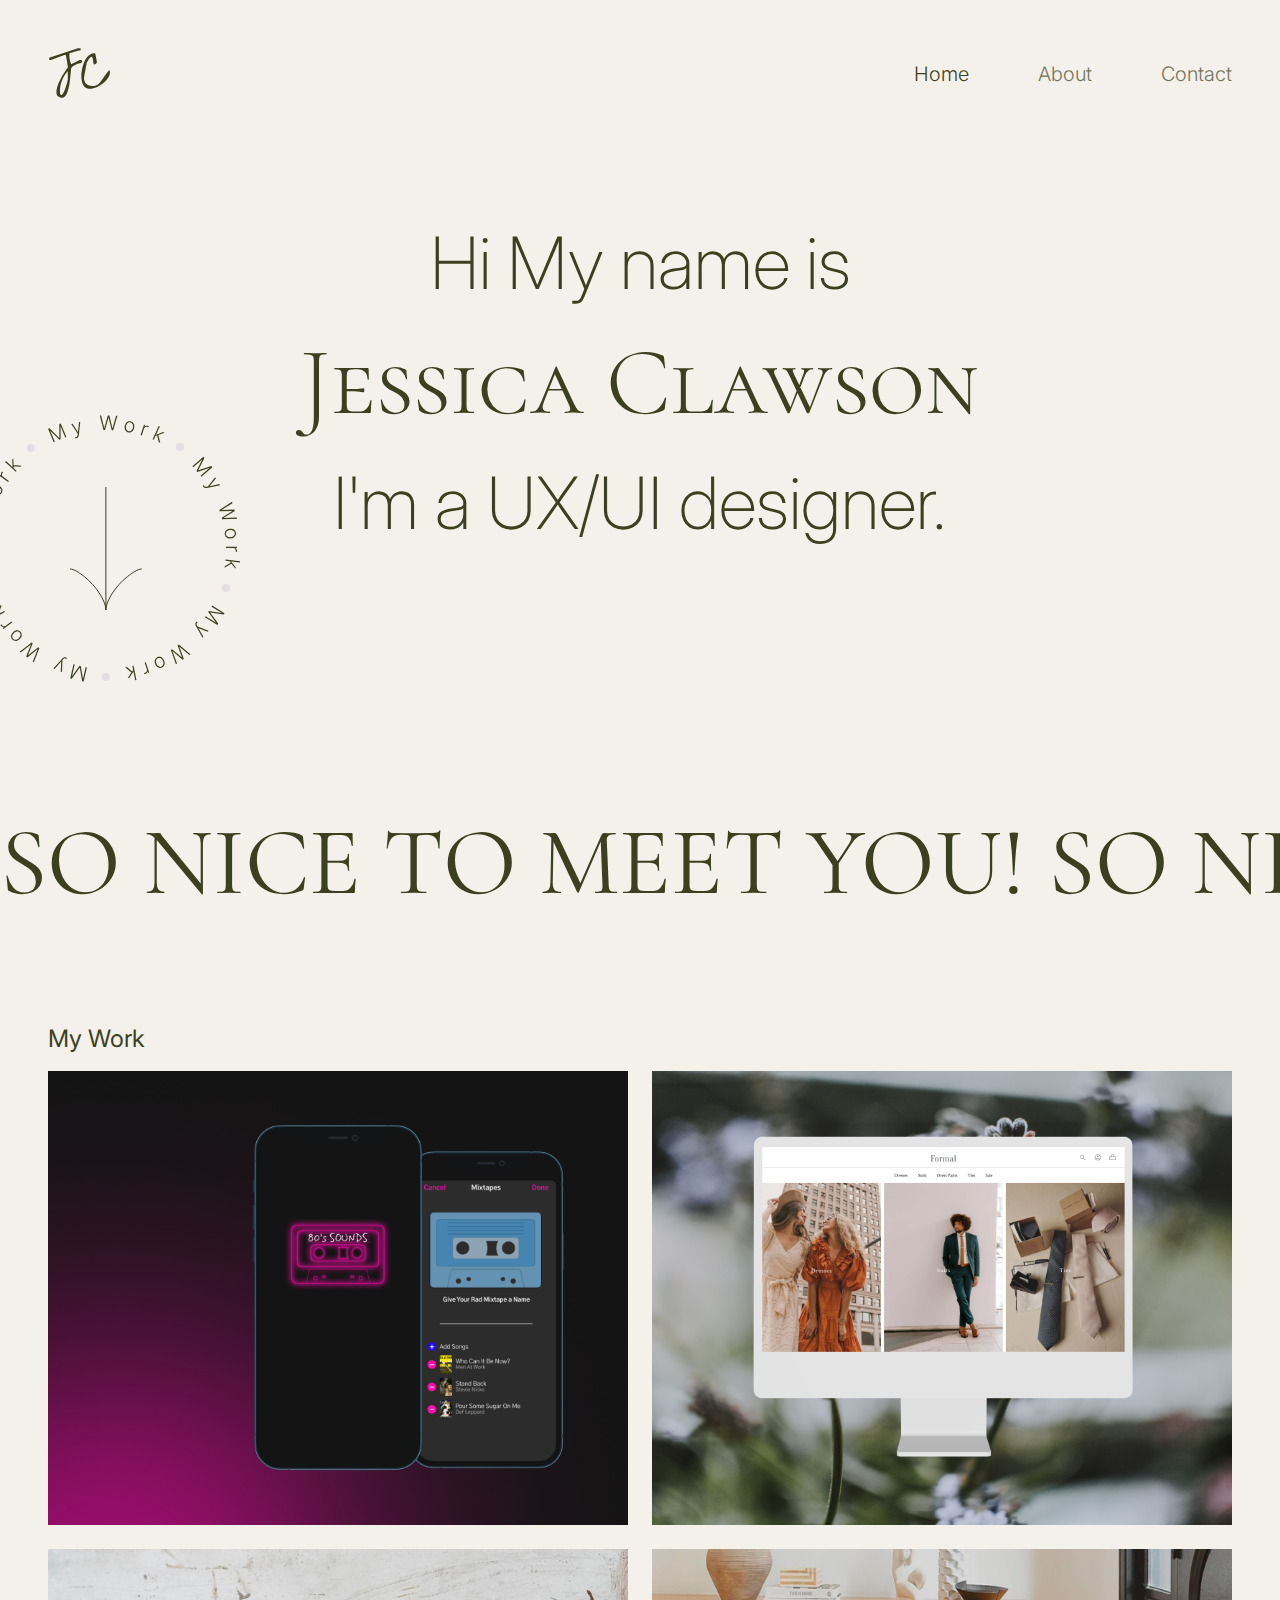
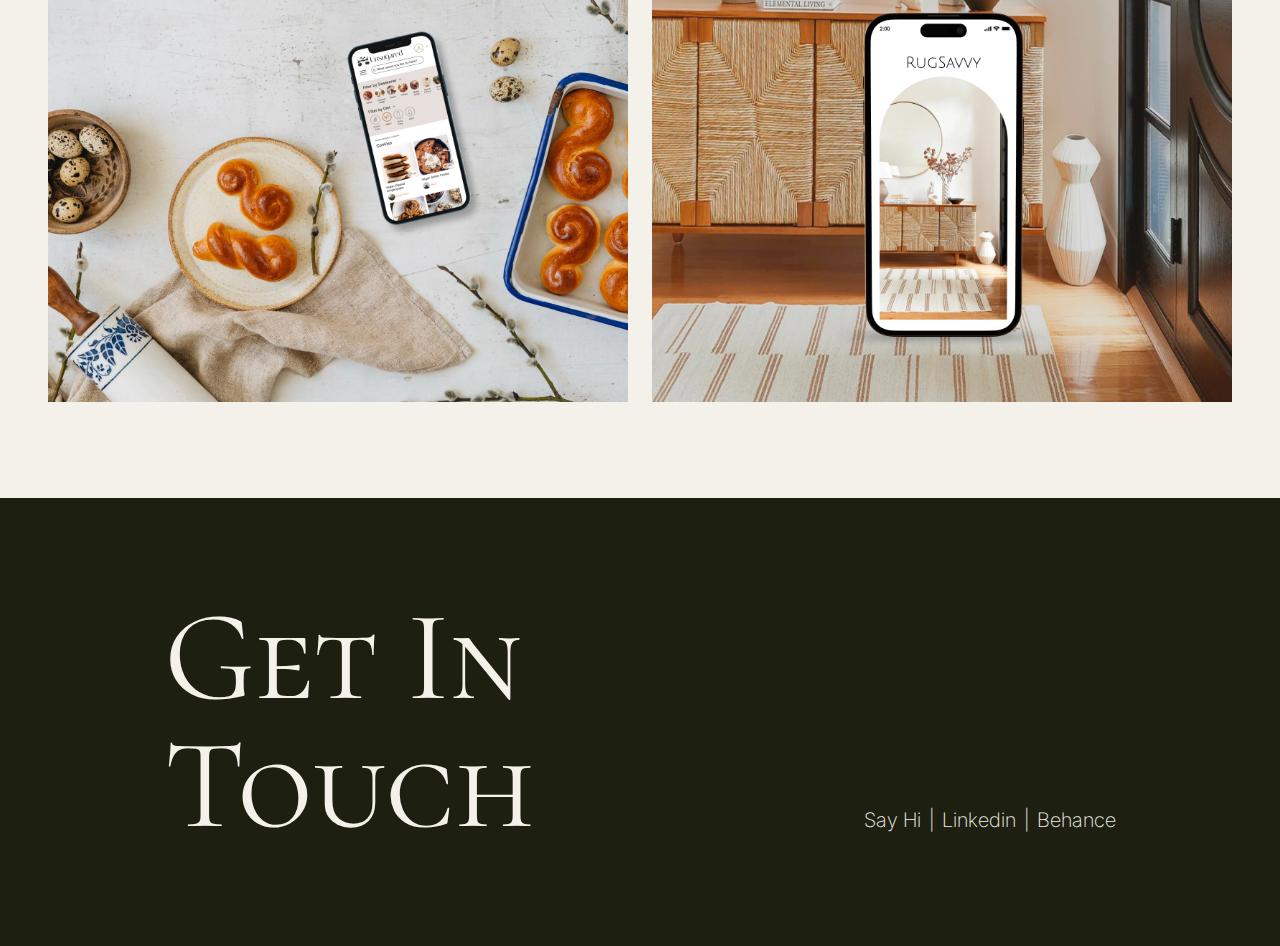
<file: index.html>
<!DOCTYPE html>
<html lang="en">
  <head>
    <meta charset="UTF-8" />
    <meta name="viewport" content="width=device-width, initial-scale=1.0" />

    <link
      rel="apple-touch-icon"
      sizes="180x180"
      href="images/favicon/apple-touch-icon.png"
    />
    <link
      rel="icon"
      type="image/png"
      sizes="32x32"
      href="images/favicon/favicon-32x32.png"
    />
    <link
      rel="icon"
      type="image/png"
      sizes="16x16"
      href="images/favicon/favicon-16x16.png"
    />
    <link rel="manifest" href="images/favicon/site.webmanifest" />
    <link
      rel="mask-icon"
      href="images/favicon/safari-pinned-tab.svg"
      color="#5bbad5"
    />
    <meta name="msapplication-TileColor" content="#da532c" />
    <meta name="theme-color" content="#ffffff" />

    <link
      rel="stylesheet"
      href="https://fonts.googleapis.com/css?family=Inter:200,300&display=swap"
    />
    <link
      rel="stylesheet"
      href="https://fonts.googleapis.com/css?family=Cormorant+SC"
    />
    <link
      rel="stylesheet"
      href="https://fonts.googleapis.com/css?family=Over+the+Rainbow"
    />

    <link rel="stylesheet" href="css/style.css" />

    <title>Jessica Clawson</title>
  </head>
  <body class="bg-primary font-inter text-secondary">
    <div
      id="mobile-sidebar-container"
      class="fixed inset-0 flex z-40 lg:hidden"
      role="region"
    >
      <div
        id="mobile-sidebar"
        class="relative flex-1 flex flex-col w-full pt-32 space-y-16 pb-4 bg-primary items-center min-h-screen cormorant text-2xl"
      >
        <div class="absolute top-0 right-0 p-4">
          <a href="javascript:void(0);" onclick="menuToggle()">
            <picture>
              <img src="images/close_sidebar.svg" alt="Close Menu" />
            </picture>
          </a>
        </div>

        <div>
          <a href="javascript:void(0);" onclick="menuToggle()"> Home </a>
        </div>

        <div>
          <a href="about.html"> About </a>
        </div>

        <div>
          <a href="#get_in_touch" onclick="menuToggle()"> Contact </a>
        </div>
      </div>
    </div>
    <section
      class="max-w px-6 pt-6 md:px-12 md:pt-12 flex justify-between items-center"
    >
      <a href="/">
        <picture>
          <source media="(max-width:440px)" srcset="images/my_logo_sm.svg" />
          <source media="(max-width:844px)" srcset="images/my_logo_md.svg" />
          <img src="images/my_logo.svg" alt="My Logo" />
        </picture>
      </a>
      <div>
        <nav aria-label="main">
          <div class="hidden md:block space-x-16 text-xl font-inter font-light">
            <div
              class="hidden md:block space-x-16 text-xl font-inter font-light"
            >
              <div class="absolute top-0 right-0 p-4 md:hidden">
                <a href="javascript:void(0);" onclick="menuToggle()">
                  <picture>
                    <img src="/images/close_sidebar.svg" alt="Close Menu" />
                  </picture>
                </a>
              </div>
              <a href="/" class="hover:opacity-100">Home</a>
              <a href="about.html" class="opacity-70 hover:opacity-100"
                >About</a
              >
              <a href="#get_in_touch" class="opacity-70 hover:opacity-100"
                >Contact</a
              >
            </div>
          </div>

          <a href="javascript:void(0);" onclick="menuToggle()">
            <div class="md:hidden">
              <img src="images/menu.svg" alt="Menu" />
            </div>
          </a>
        </nav>
      </div>
    </section>

    <header class="text-center pt-16 sm:pt-24 md:pt-32 lg:pt-32">
      <section
        class="font-extralight flex flex-col space-y-6 md:space-y-9 pb-14 sm:pb-24 md:pb-24 xl:pb-0"
      >
        <div class="text-3xl sm:text-4xl md:text-6xl lg:text-7xl">
          Hi My name is
        </div>
        <div
          class="text-4xl sm:text-5xl md:text-7xl lg:text-8xl font-cormorant"
        >
          Jessica Clawson
        </div>
        <div class="text-3xl sm:text-4xl md:text-6xl lg:text-7xl">
          I'm a UX/UI designer.
        </div>
      </section>

      <div class="relative right-2 md:right-2 xl:-top-32">
        <a href="#my_work">
          <picture>
            <source
              media="(max-width:545px)"
              srcset="images/my_work_button_small.svg"
            />
            <img
              src="images/my_work_button.svg"
              alt="My Work Button"
              class="hover:animate-pulse2"
            />
          </picture>
        </a>
      </div>

      <div
        class="w-full pt-14 sm:pt-24 xl:pt-0 md:pt-24 text-4xl sm:text-5xl md:text-7xl lg:text-8xl font-cormorant whitespace-nowrap overflow-x-hidden overflow-hidden"
      >
        <div class="animate-move-text">
          SO NICE TO MEET YOU! SO NICE TO MEET YOU! SO NICE TO MEET YOU! SO NICE
          TO MEET YOU! SO NICE TO MEET YOU! SO NICE TO MEET YOU! SO NICE TO MEET
          YOU! SO NICE TO MEET YOU!
        </div>
      </div>
    </header>

    <section class="px-6 md:px-12 my-24 text-2xl" id="my_work">
      <h2 class="text-2xl py-4">My Work</h2>

      <div
        id="80s_music"
        class="flex flex-wrap space-y-4 md:space-y-6 lg:space-y-0"
      >
        <div class="w-full lg:w-1/2 border-box lg:pb-3 lg:pr-3">
          <div class="relative">
            <label>
              <a href="80s_sounds.html">
                <div
                  class="absolute inset-0 flex items-center justify-center hover:bg-secondary_dark hover:bg-opacity-90 text-primary opacity-0 hover:opacity-100"
                  id="80s_sounds"
                >
                  80's Sounds
                </div>
                <picture>
                  <img
                    src="images/80s_music/sounds_cover.jpg"
                    alt="80s Sounds Cover Image"
                    style="width: 100%; margin: 0"
                  />
                </picture>
              </a>
            </label>
          </div>
        </div>

        <div id="formal" class="w_full lg:w-1/2 border-box lg:pl-3 lg:pb-3">
          <div class="relative">
            <label>
              <a href="formal.html">
                <div
                  class="absolute inset-0 flex items-center justify-center hover:bg-secondary_dark hover:bg-opacity-90 text-primary opacity-0 hover:opacity-100"
                  id="formal"
                >
                  Formal
                </div>
                <picture>
                  <img
                    src="images/formal/formal_cover.jpg"
                    alt="Formal Cover Image"
                    style="width: 100%; margin: 0"
                  />
                </picture>
              </a>
            </label>
          </div>
        </div>

        <div id="unsugared" class="w-full lg:w-1/2 border-box lg:pt-3 lg:pr-3">
          <div class="relative">
            <label>
              <a href="unsugared.html">
                <div
                  class="absolute inset-0 flex items-center justify-center hover:bg-secondary_dark hover:bg-opacity-90 text-primary opacity-0 hover:opacity-100"
                  id="unsugared"
                >
                  Unsugared
                </div>
                <picture>
                  <img
                    src="images/unsugared/unsugared_cover.jpg"
                    alt="Unsugared Cover Image"
                    style="width: 100%; margin: 0"
                  />
                </picture>
              </a>
            </label>
          </div>
        </div>

        <div id="rug_savvy" class="w-full lg:w-1/2 border-box lg:pt-3 lg:pl-3">
          <div class="relative">
            <label>
              <a href="rug_savvy.html">
                <div
                  class="absolute inset-0 flex items-center justify-center hover:bg-secondary_dark hover:bg-opacity-90 text-primary opacity-0 hover:opacity-100"
                  id="rug_savvy"
                >
                  Rug Savvy
                </div>
                <picture>
                  <img
                    src="images/rug_savvy/rugsavvy_cover.jpg"
                    alt="RugSavvy Cover Image"
                    style="width: 100%; margin: 0"
                  />
                </picture>
              </a>
            </label>
          </div>
        </div>
      </div>
    </section>

    <footer
      class="max-w bg-secondary_dark text-primary py-24 flex flex-col md:flex-row justify-normal md:justify-around items-center md:items-end"
      id="get_in_touch"
    >
      <div class="text-5xl sm:text-6xl md:text-8xl lg:text-9xl font-cormorant">
        Get In
        <br />
        Touch
      </div>
      <div
        class="text-lg lg:text-xl h-full flex flex-col-reverse font-inter font-extralight text-end mb-4"
      >
        <ul class="flex space-x-2">
          <li>
            <a href="mailto:jesscclawson@gmail.com" class="button contact"
              >Say Hi</a
            >
          </li>
          <div>|</div>
          <li>
            <a href="https://www.linkedin.com/in/jessica-clawson-11574b290/"
              >Linkedin</a
            >
          </li>
          <div>|</div>
          <li>
            <a href="https://www.behance.net/jessicaclawson1">Behance</a>
          </li>
        </ul>
      </div>
    </footer>
    <script
      src="https://code.jquery.com/jquery-3.7.1.slim.min.js"
      integrity="sha256-kmHvs0B+OpCW5GVHUNjv9rOmY0IvSIRcf7zGUDTDQM8="
      crossorigin="anonymous"
    ></script>
    <script src="js/scripts.js"></script>
  </body>
</html>
</file>
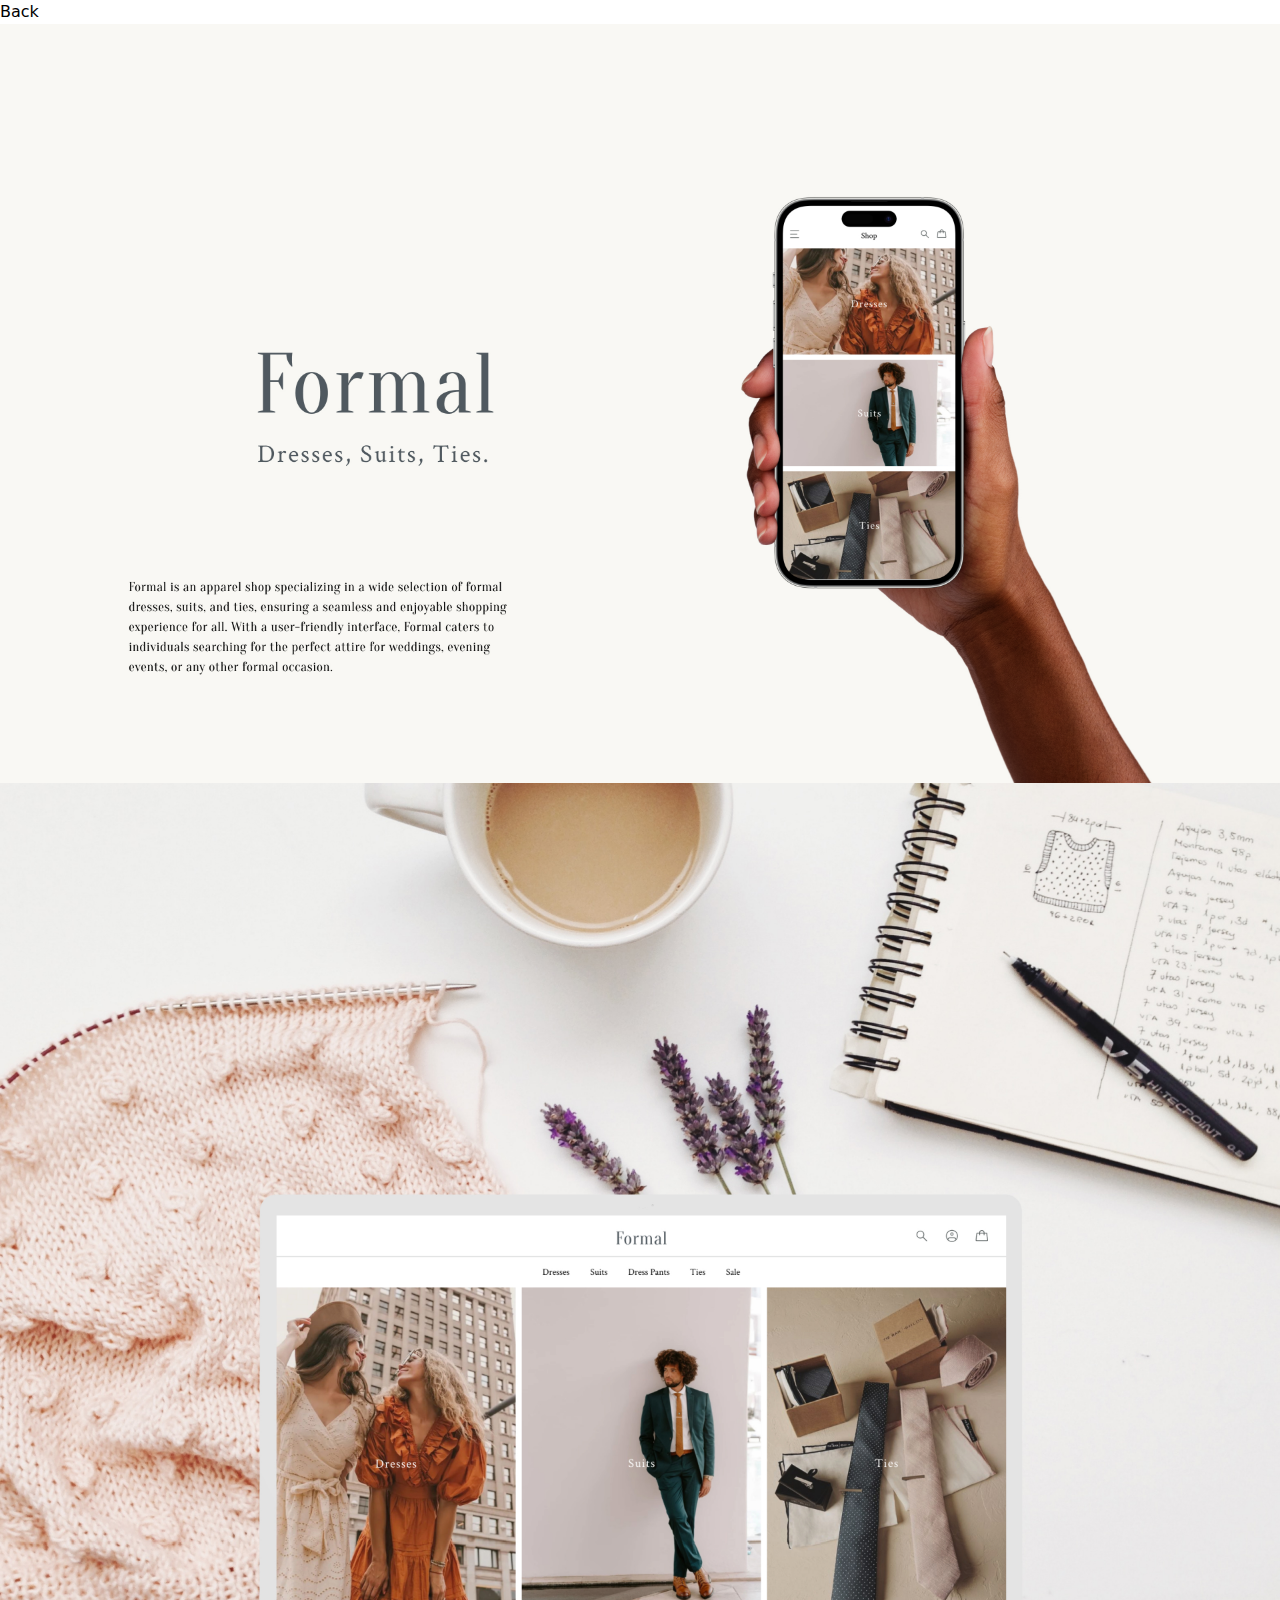
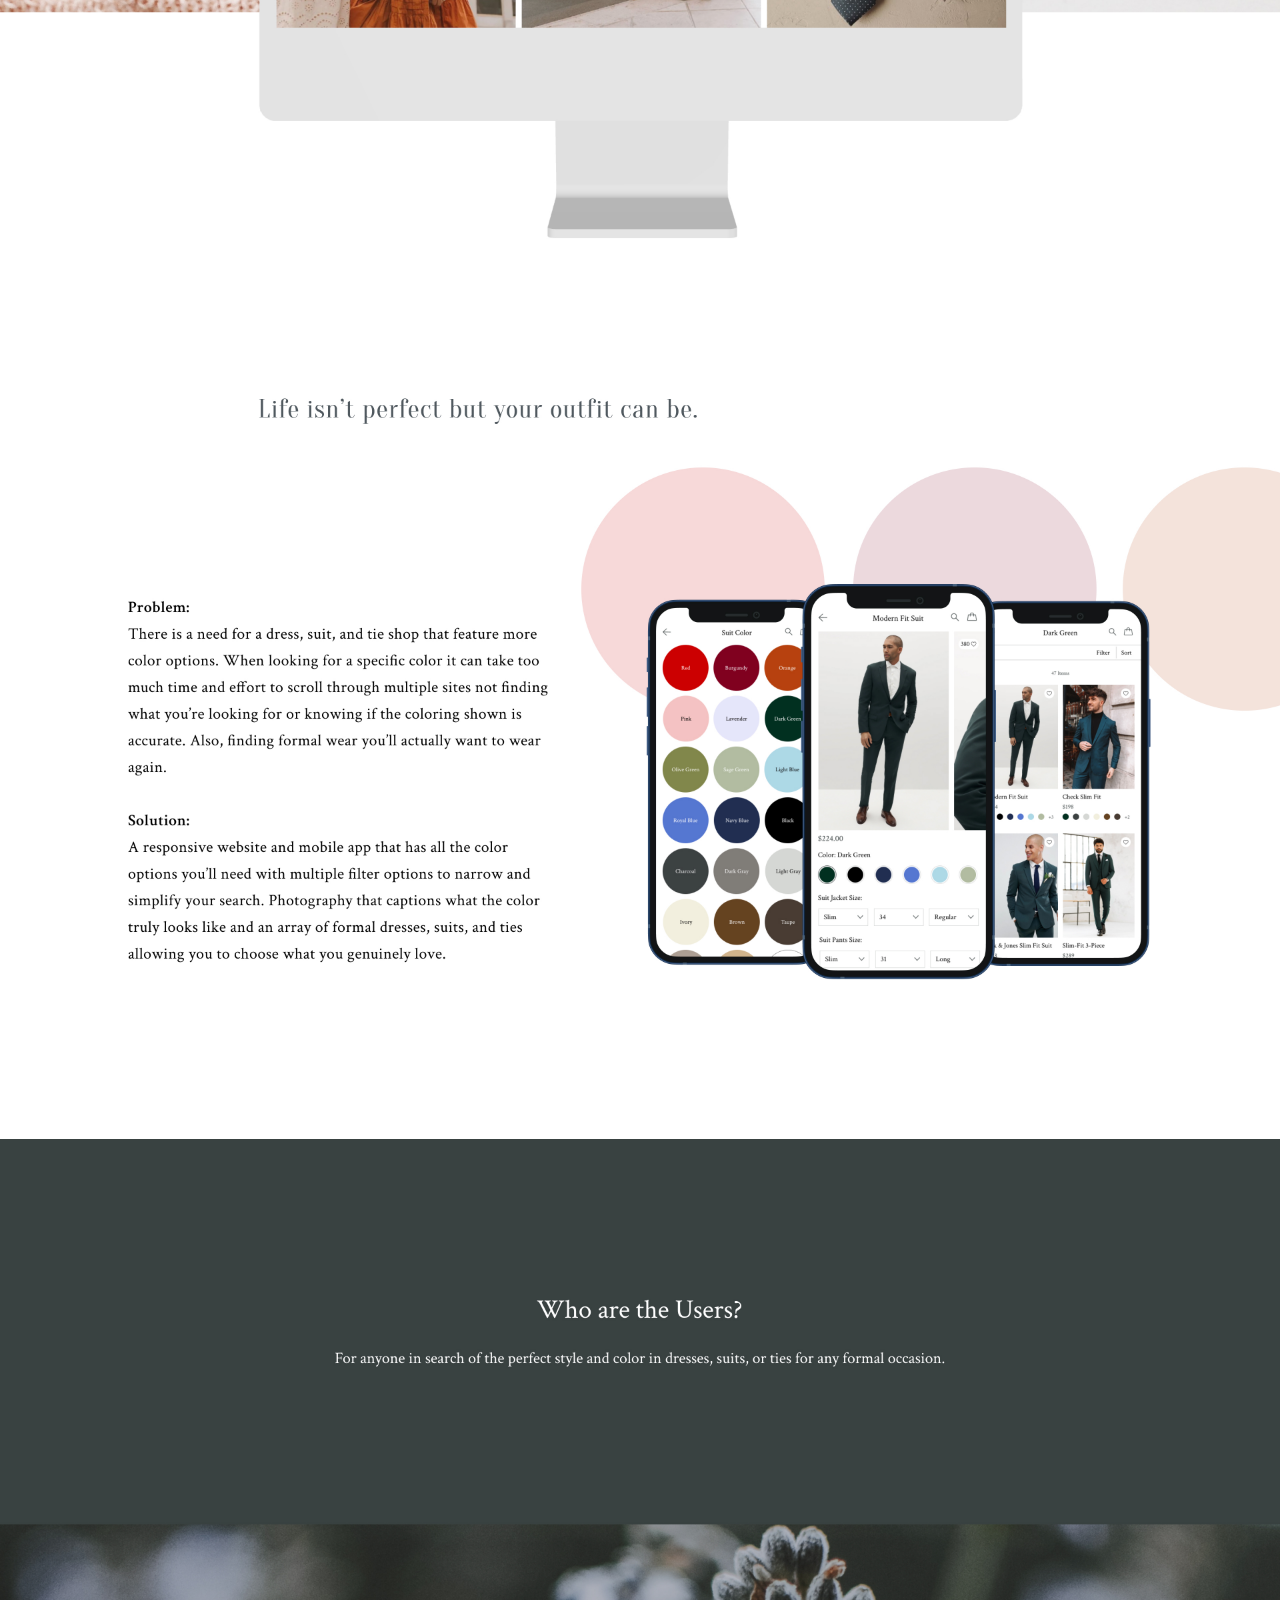
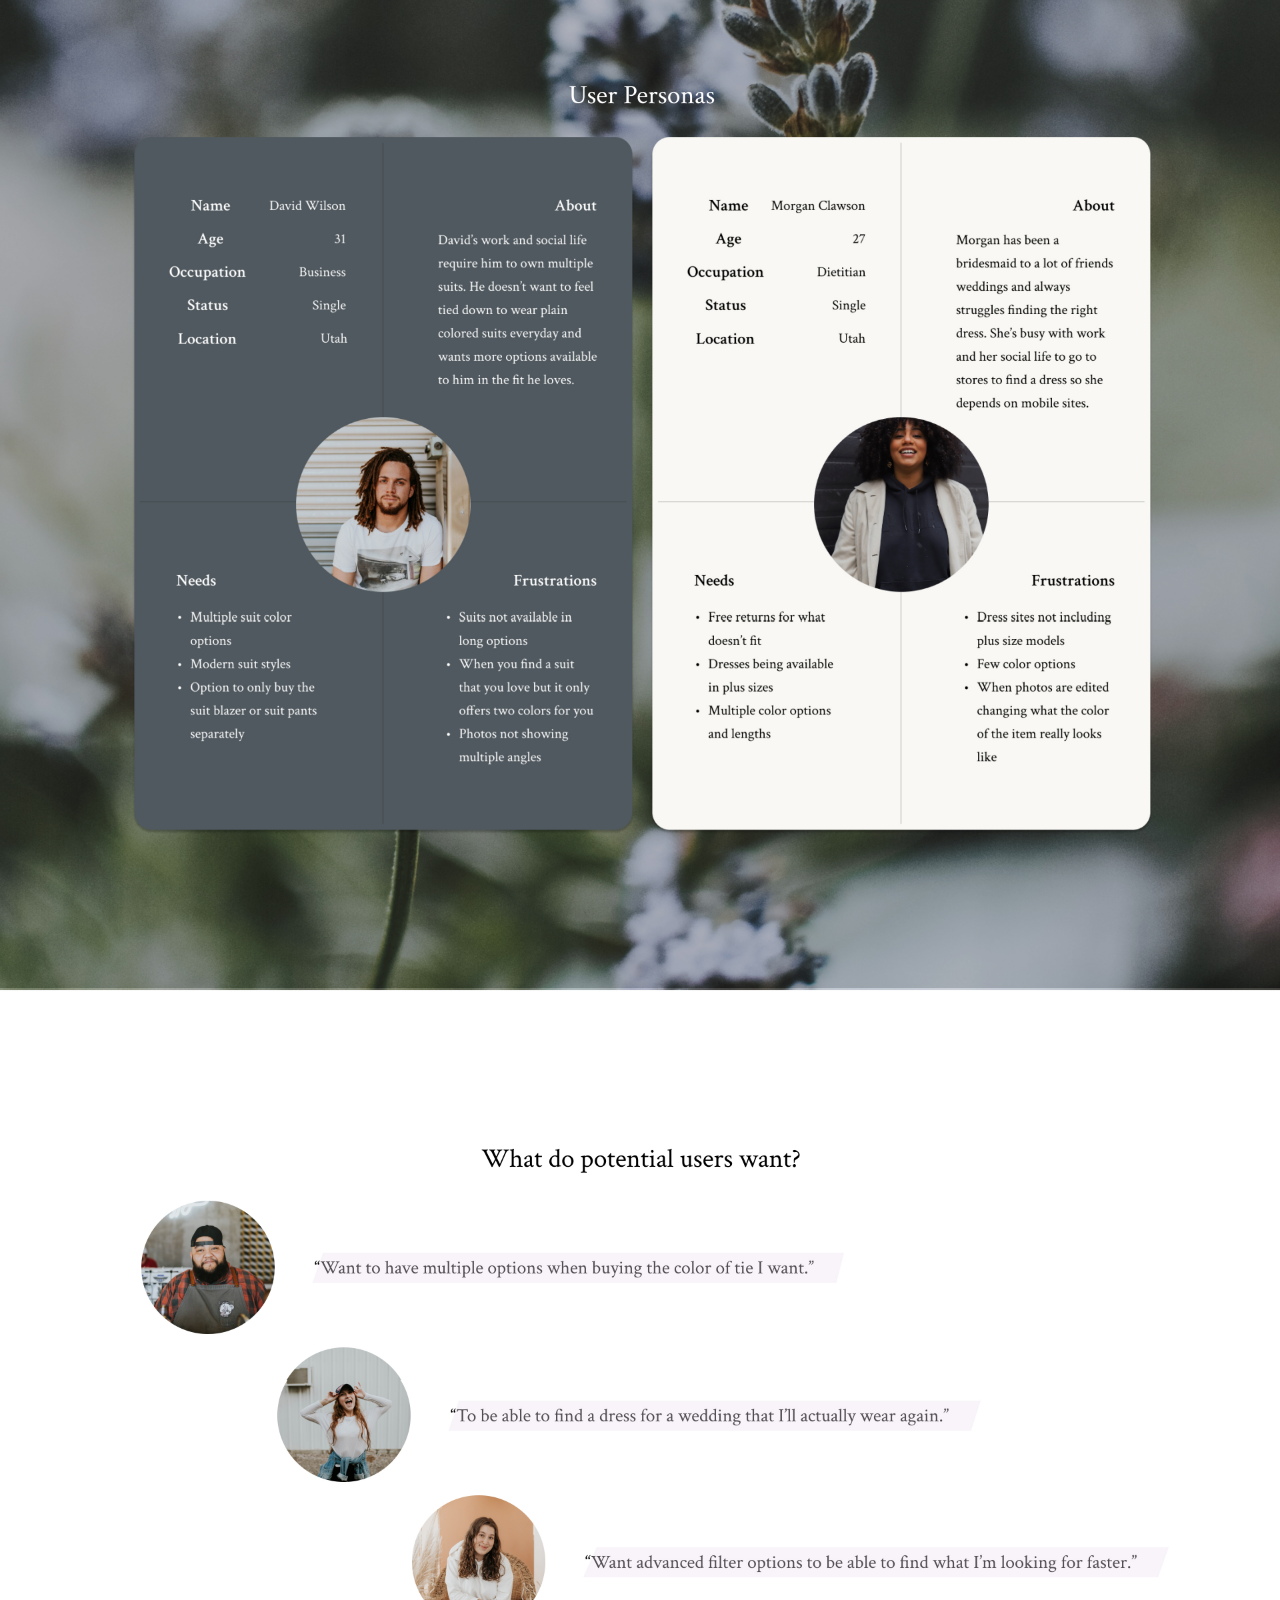
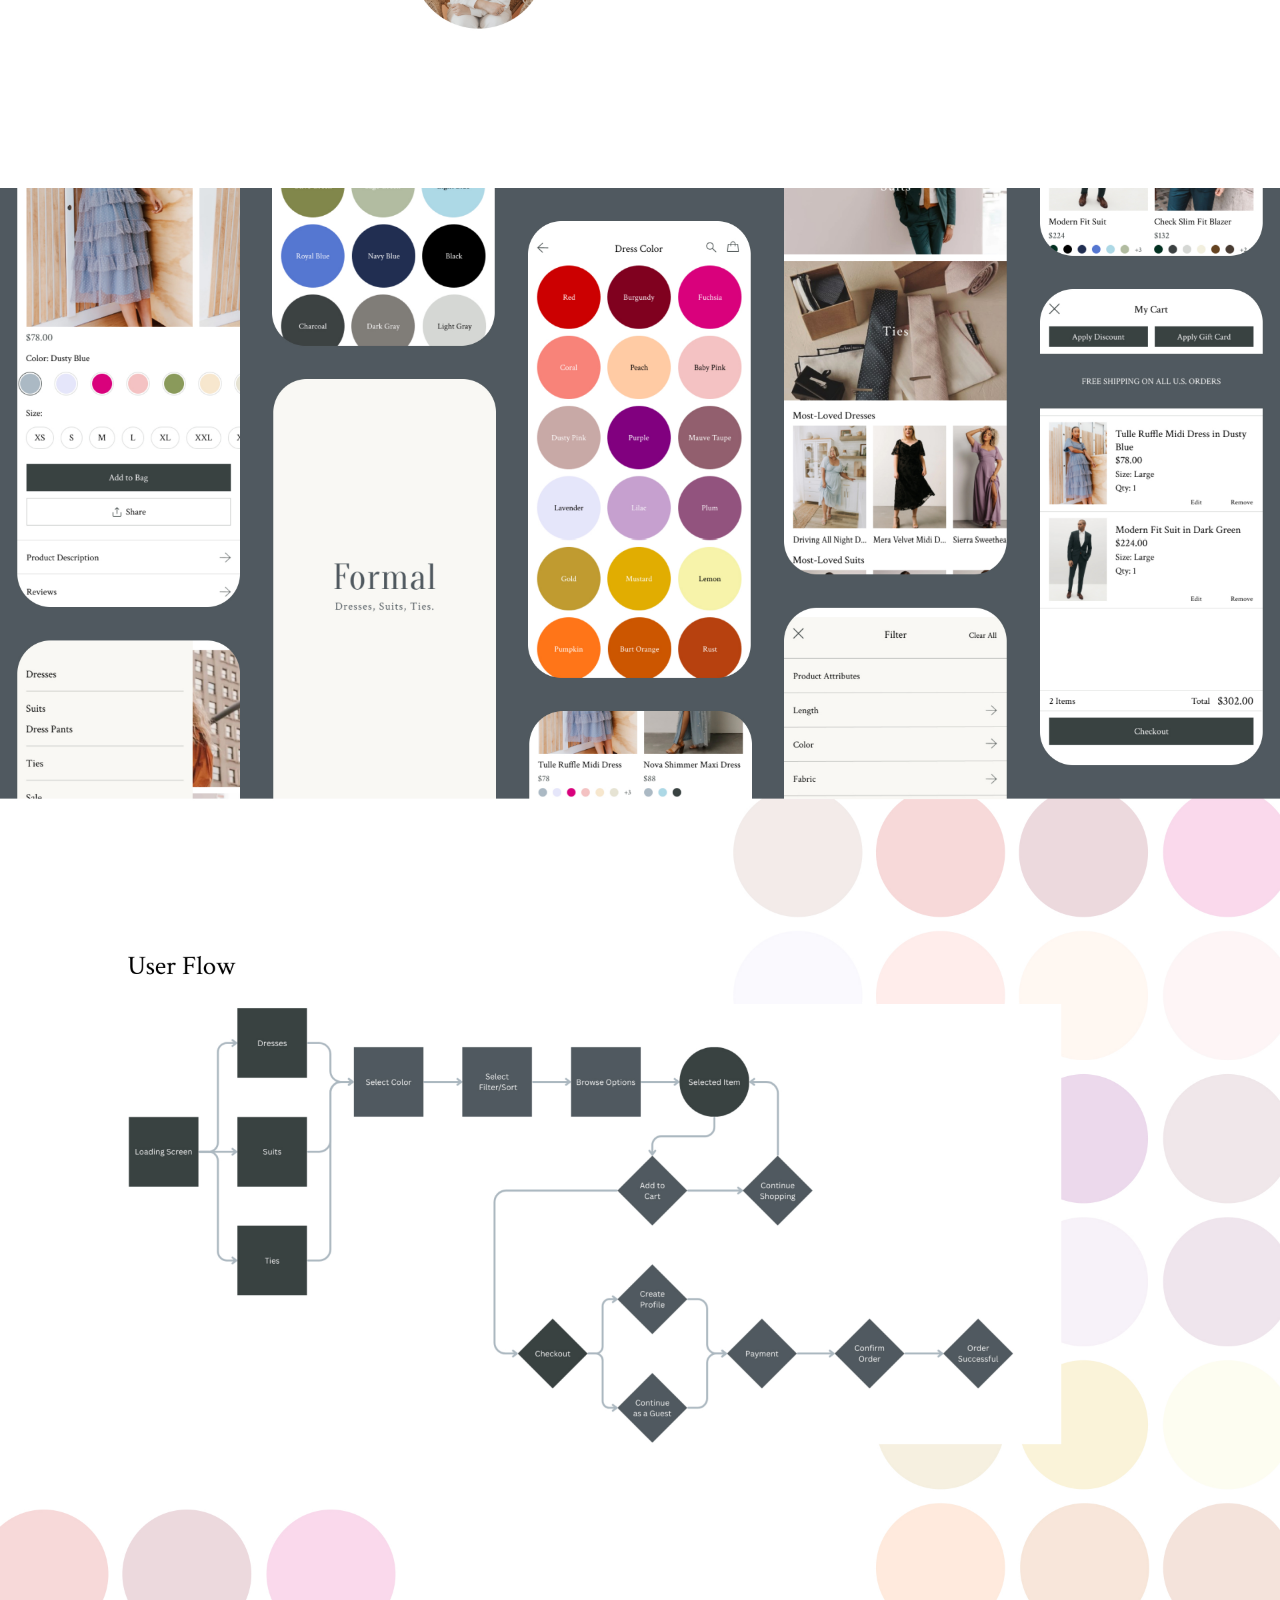
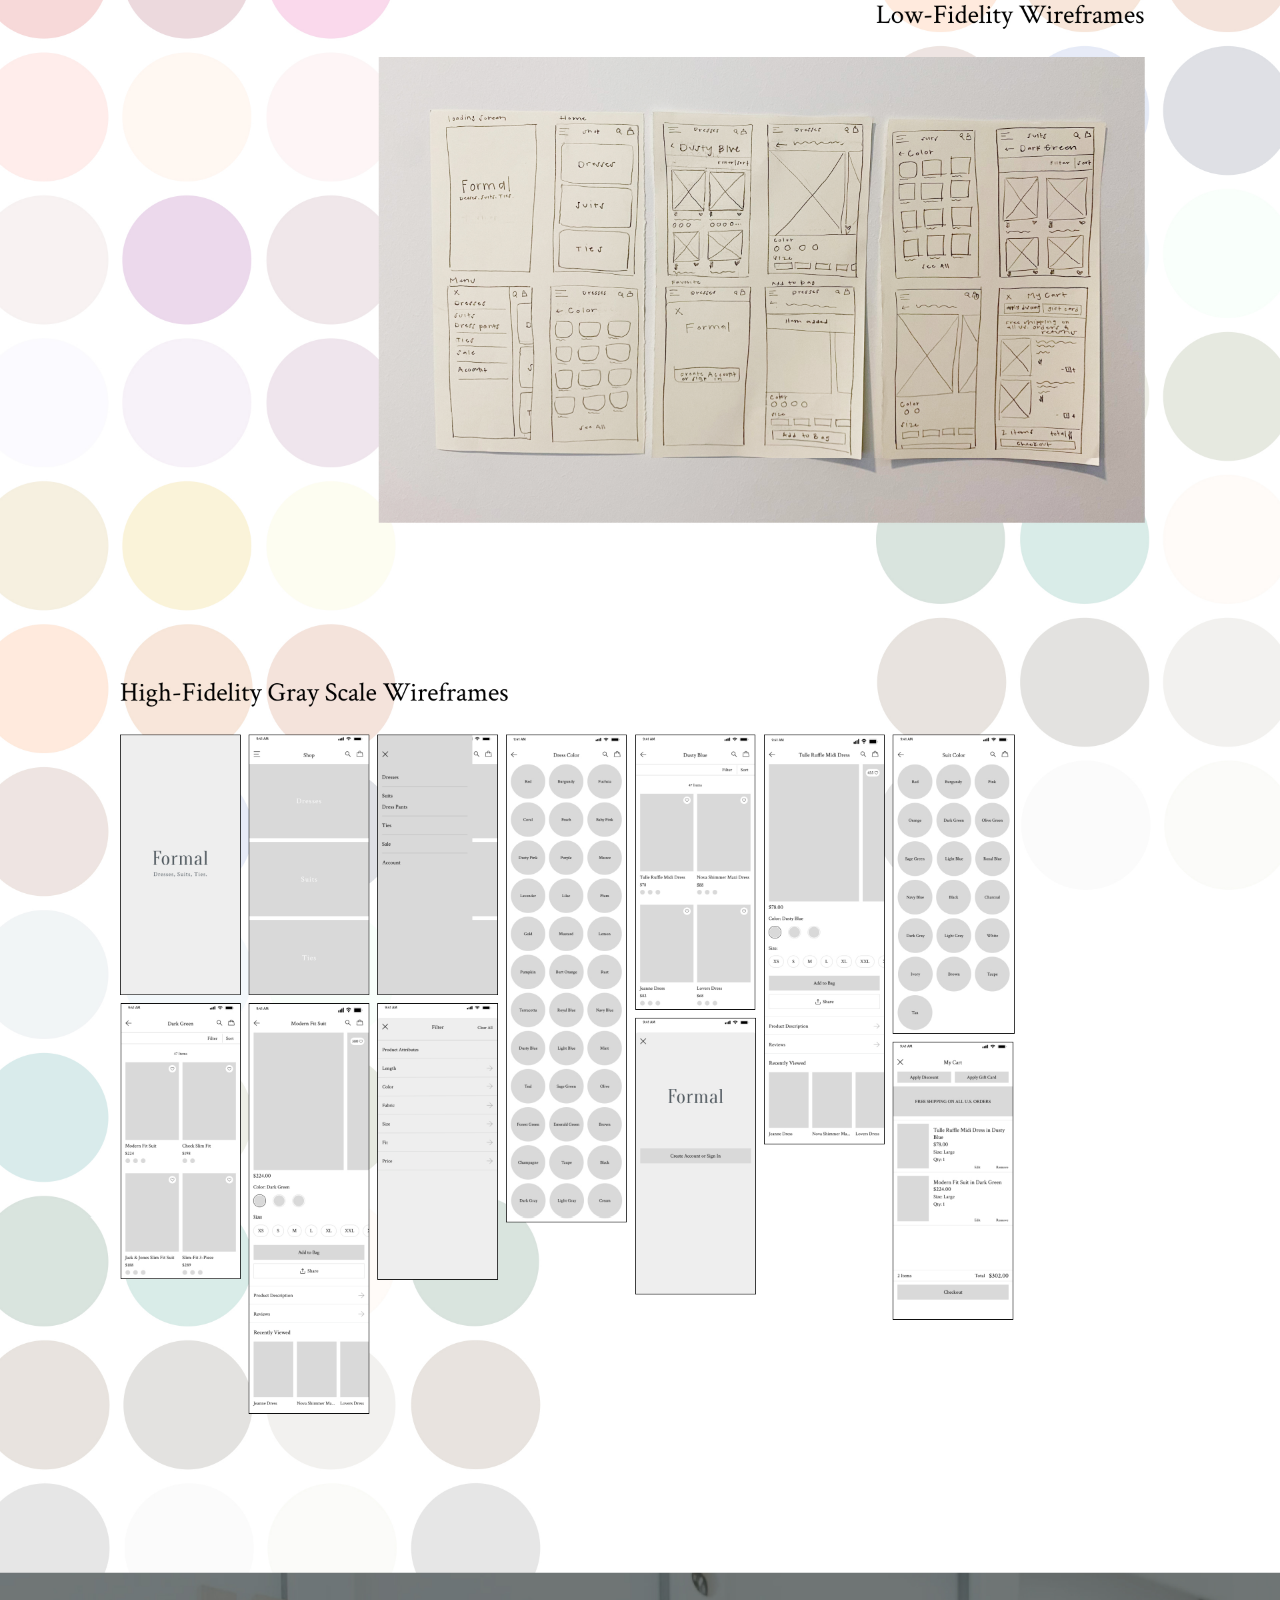
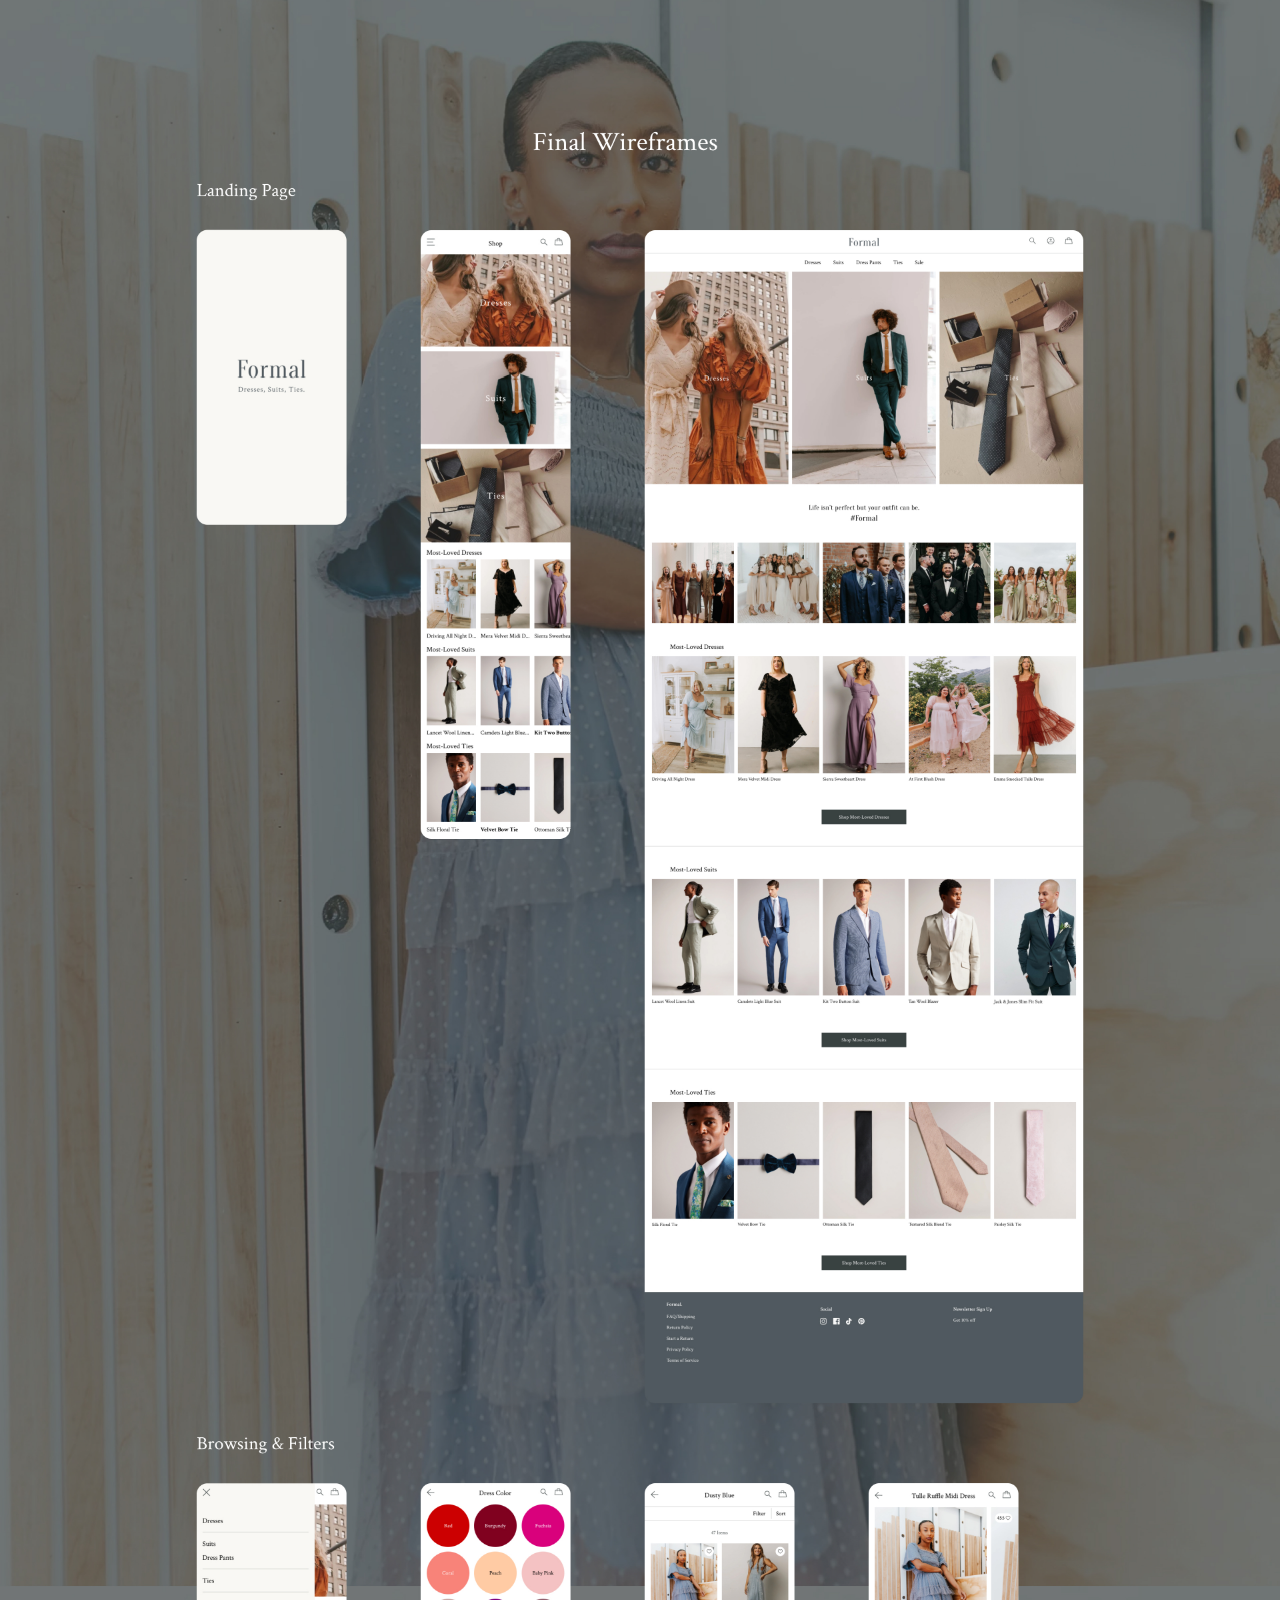
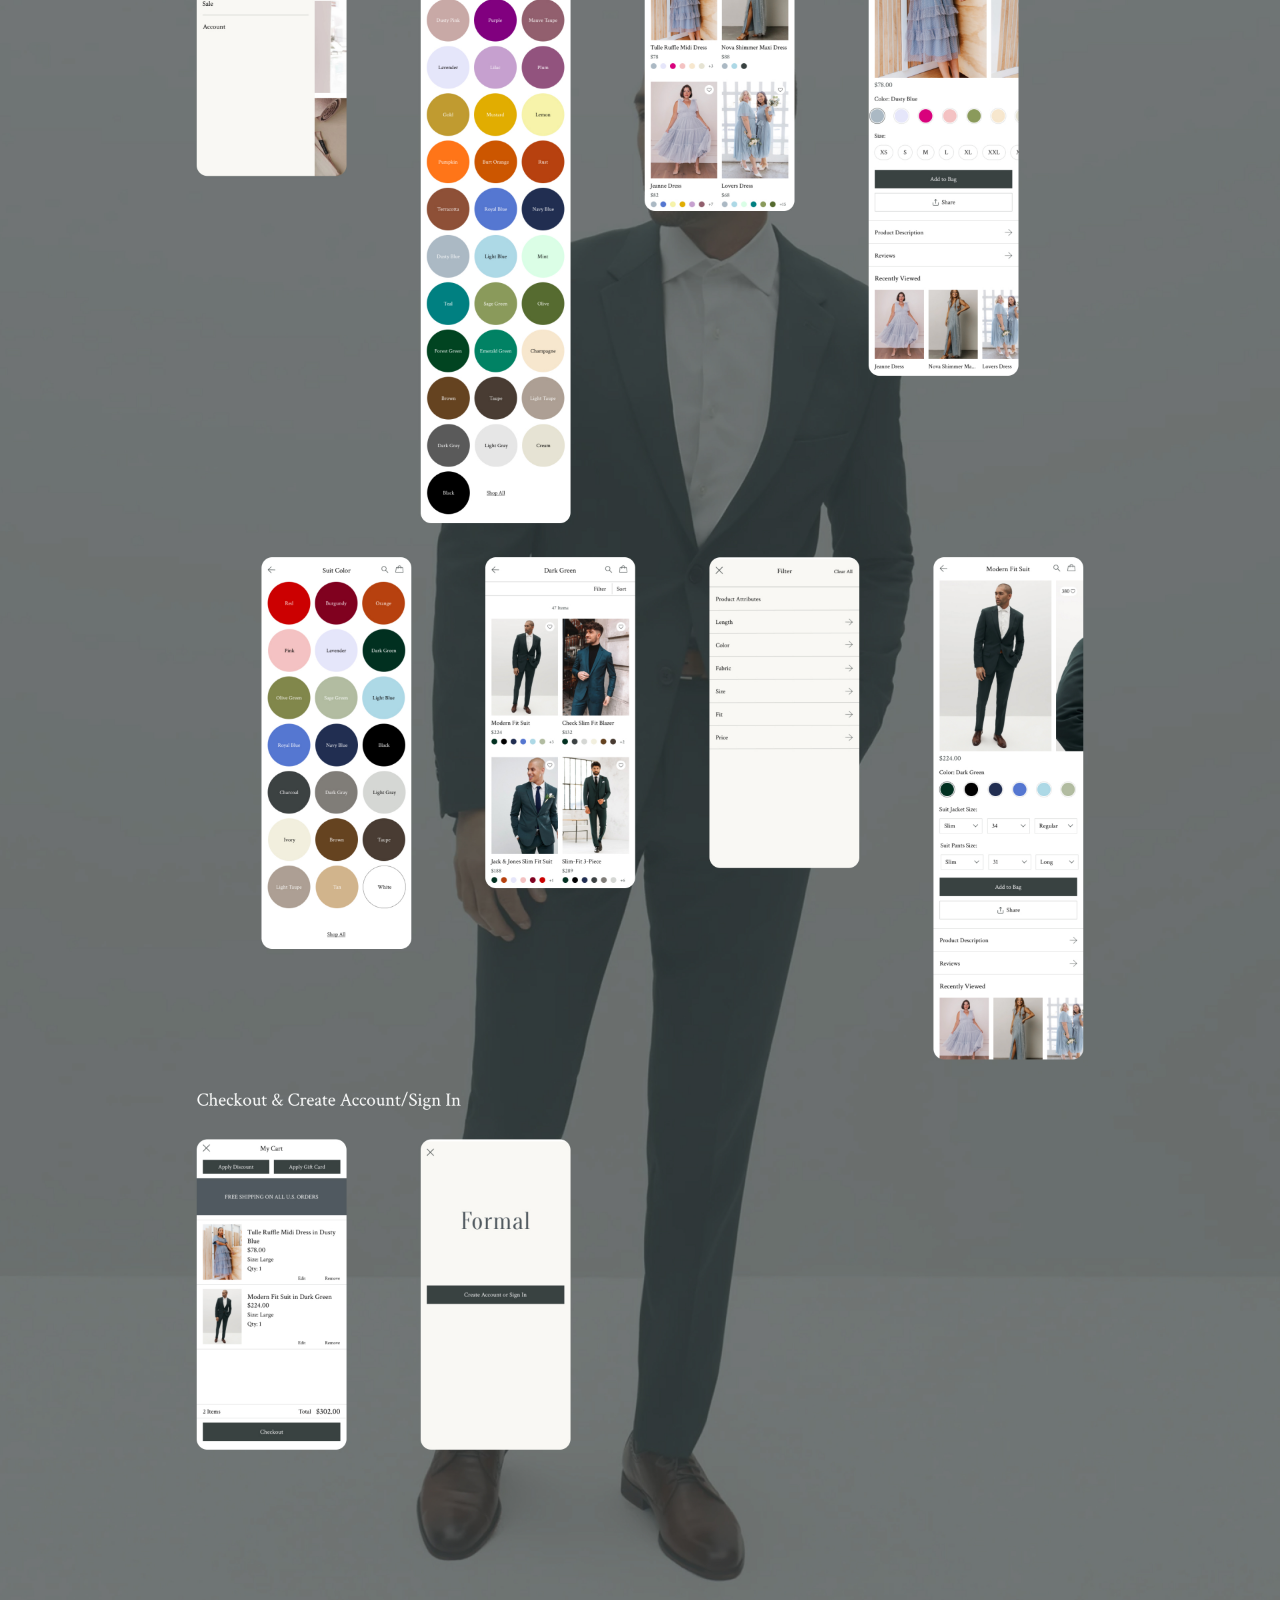
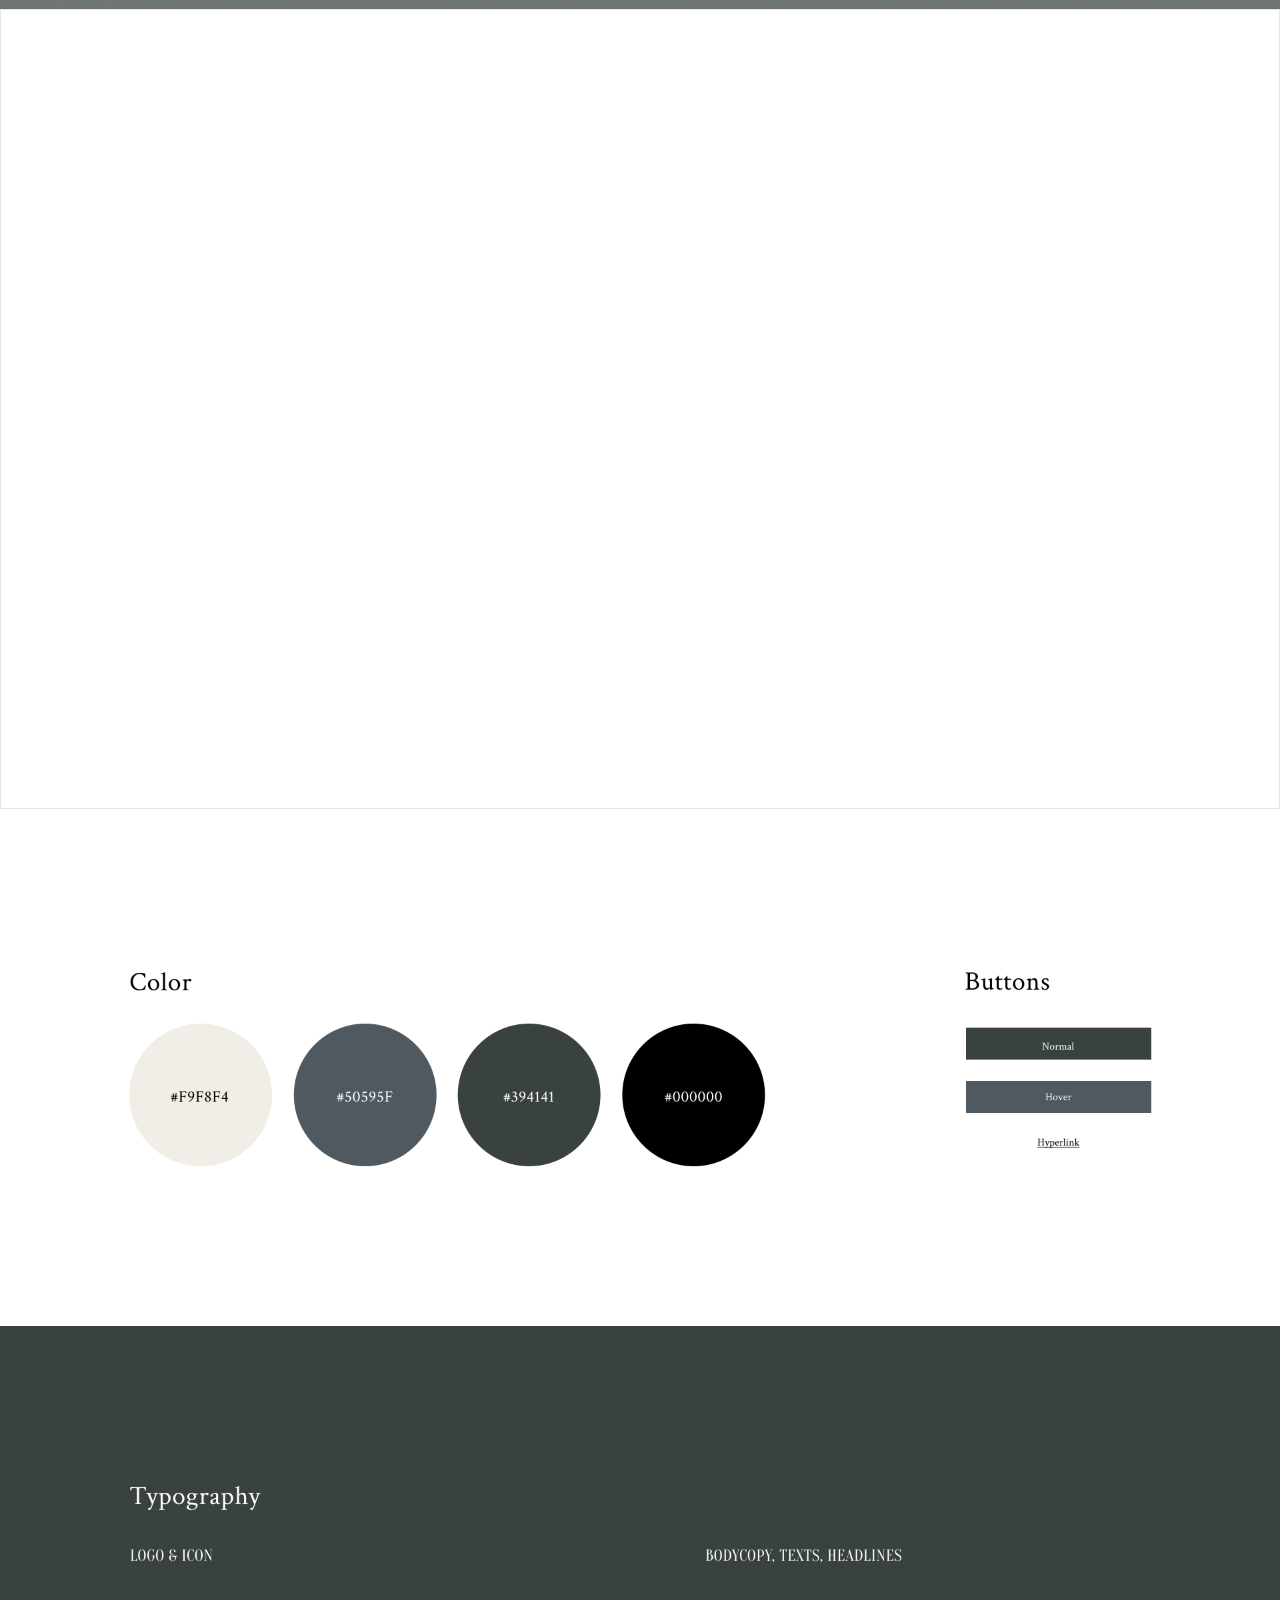
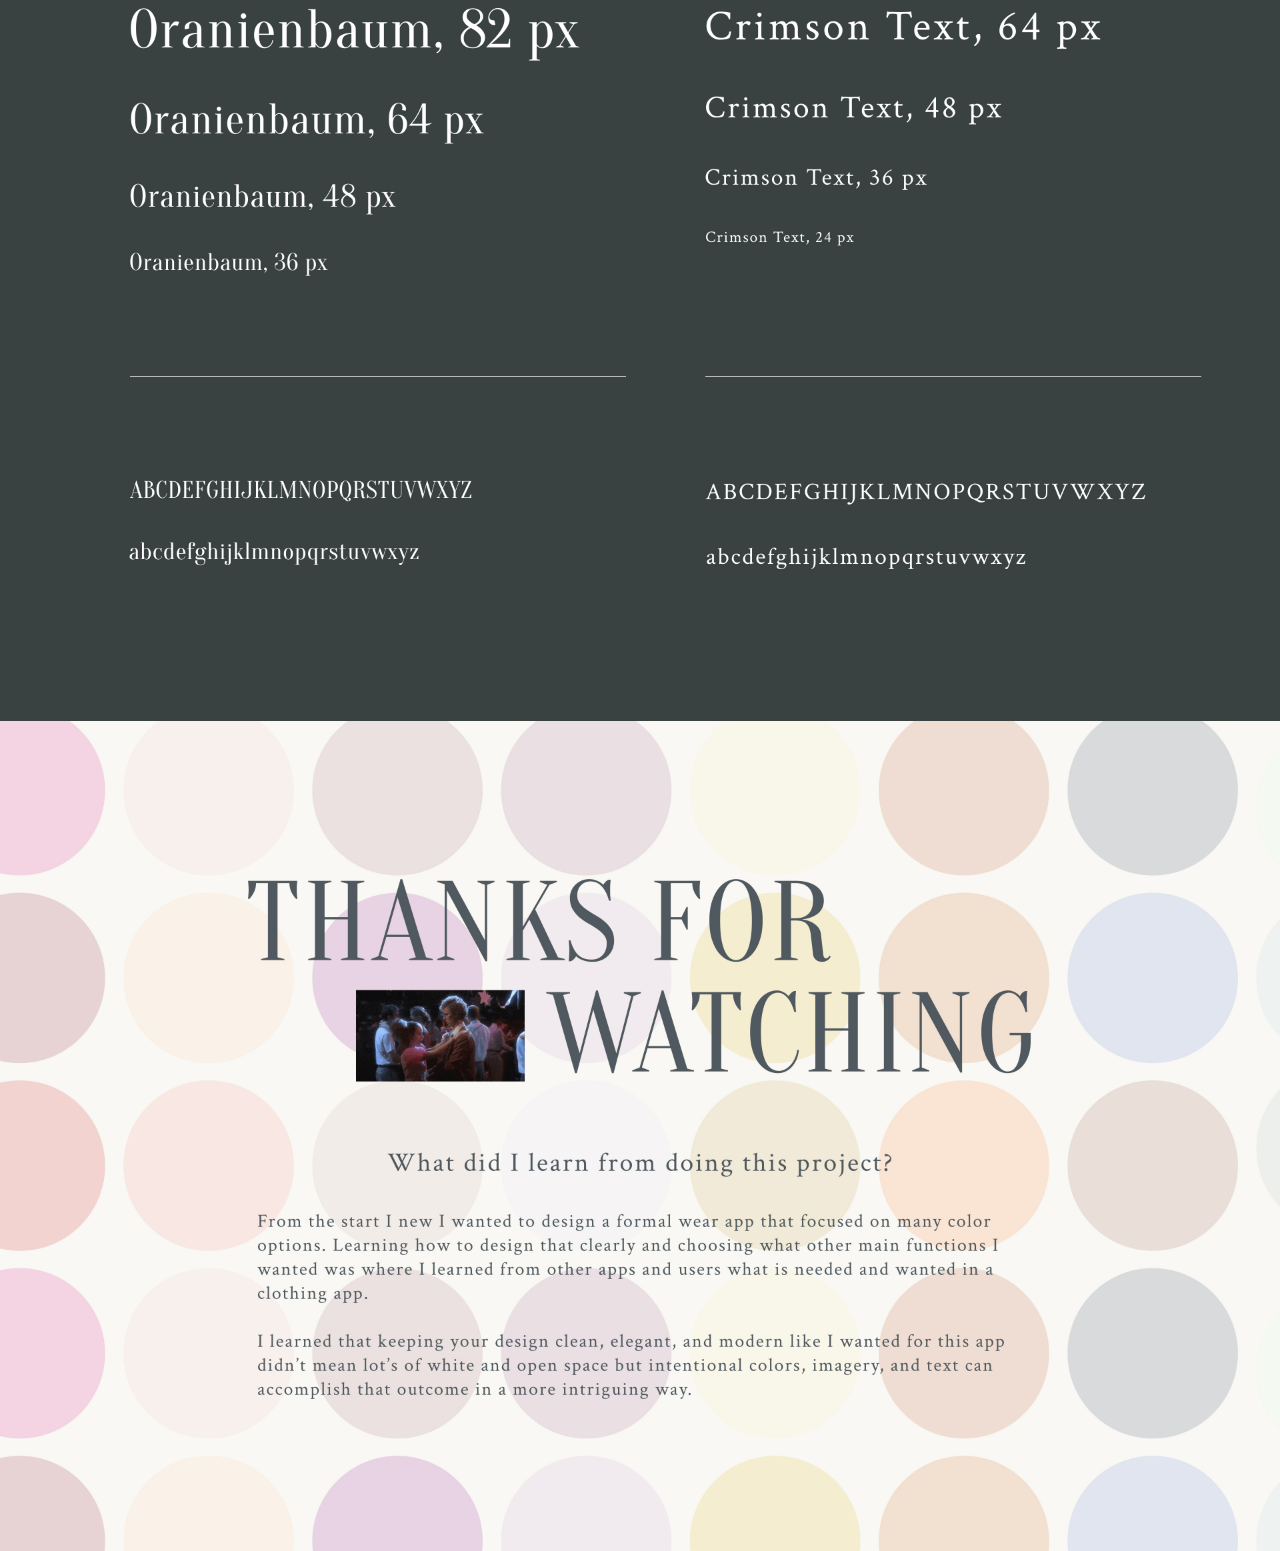
<file: formal.html>
<!DOCTYPE html>
<html lang="en">
  <head>
    <meta charset="UTF-8" />
    <meta name="viewport" content="width=device-width, initial-scale=1.0" />
    <title>Formal</title>
    <link rel="stylesheet" href="css/style.css" />

    <link rel="stylesheet" href="css/style.css" />
  </head>
  <body>
    <button>
      <a href="index.html#formal">Back</a>
    </button>

    <picture>
      <source
        media="(max-width:545px)"
        srcset="images/formal/frame_1_small.jpg"
      />
      <img
        src="images/formal/frame_1.jpg"
        alt="My Image"
        style="width: 100%; margin: 0"
      />
    </picture>

    <picture>
      <source
        media="(max-width:545px)"
        srcset="images/formal/frame_2_small.jpg"
      />
      <img
        src="images/formal/frame_2.jpg"
        alt="My Image"
        style="width: 100%; margin: 0"
      />
    </picture>

    <picture>
      <source
        media="(max-width:545px)"
        srcset="images/formal/frame_3_small.jpg"
      />
      <img
        src="images/formal/frame_3.jpg"
        alt="My Image"
        style="width: 100%; margin: 0"
      />
    </picture>

    <picture>
      <source
        media="(max-width:545px)"
        srcset="images/formal/frame_4_small.jpg"
      />
      <img
        src="images/formal/frame_4.jpg"
        alt="My Image"
        style="width: 100%; margin: 0"
      />
    </picture>

    <picture>
      <source
        media="(max-width:545px)"
        srcset="images/formal/frame_5_small.jpg"
      />
      <img
        src="images/formal/frame_5.jpg"
        alt="My Image"
        style="width: 100%; margin: 0"
      />
    </picture>

    <picture>
      <source
        media="(max-width:545px)"
        srcset="images/formal/frame_6_small.jpg"
      />
      <img
        src="images/formal/frame_6.jpg"
        alt="My Image"
        style="width: 100%; margin: 0"
      />
    </picture>

    <picture>
      <source
        media="(max-width:545px)"
        srcset="images/formal/frame_7_small.jpg"
      />
      <img
        src="images/formal/frame_7.jpg"
        alt="My Image"
        style="width: 100%; margin: 0"
      />
    </picture>

    <picture>
      <source
        media="(max-width:545px)"
        srcset="images/formal/frame_8_small.jpg"
      />
      <img
        src="images/formal/frame_8.jpg"
        alt="My Image"
        style="width: 100%; margin: 0"
      />
    </picture>

    <picture>
      <source
        media="(max-width:545px)"
        srcset="images/formal/frame_9_small.jpg"
      />
      <img
        src="images/formal/frame_9.jpg"
        alt="My Image"
        style="width: 100%; margin: 0"
      />
    </picture>

    <picture>
      <source
        media="(max-width:545px)"
        srcset="images/formal/frame_10_small.jpg"
      />
      <img
        src="images/formal/frame_10.jpg"
        alt="My Image"
        style="width: 100%; margin: 0"
      />
    </picture>

    <picture>
      <source
        media="(max-width:545px)"
        srcset="images/formal/frame_11_small.jpg"
      />
      <img
        src="images/formal/frame_11.jpg"
        alt="My Image"
        style="width: 100%; margin: 0"
      />
    </picture>

    <picture>
      <source
        media="(max-width:545px)"
        srcset="images/formal/frame_12_small.jpg"
      />
      <img
        src="images/formal/frame_12.jpg"
        alt="My Image"
        style="width: 100%; margin: 0"
      />
    </picture>

    <picture>
      <source
        media="(max-width:545px)"
        srcset="images/formal/frame_13_small.jpg"
      />
      <img
        src="images/formal/frame_13.jpg"
        alt="My Image"
        style="width: 100%; margin: 0"
      />
    </picture>

    <iframe
      class="md:hidden"
      style="border: 1px solid rgba(0, 0, 0, 0.1)"
      width="100%;"
      height="800"
      src="https://www.figma.com/embed?embed_host=share&url=https%3A%2F%2Fwww.figma.com%2Fproto%2FSAZizTQg7K9klKJlD1TMeR%2FFormal-Casestudy%3Fpage-id%3D0%253A1%26type%3Ddesign%26node-id%3D51-21%26viewport%3D-51%252C231%252C0.06%26t%3DyFU8QXINT9XhtReG-1%26scaling%3Dscale-down%26starting-point-node-id%3D51%253A20%26mode%3Ddesign"
      allowfullscreen
    ></iframe>

    <picture>
      <source
        media="(max-width:545px)"
        srcset="images/formal/frame_14_small.jpg"
      />
      <img
        src="images/formal/frame_14.jpg"
        alt="My Image"
        style="width: 100%; margin: 0"
      />
    </picture>

    <picture>
      <source
        media="(max-width:545px)"
        srcset="images/formal/frame_15_small.jpg"
      />
      <img
        src="images/formal/frame_15.jpg"
        alt="My Image"
        style="width: 100%; margin: 0"
      />
    </picture>

    <iframe
      class="hidden md:block"
      style="border: 1px solid rgba(0, 0, 0, 0.1)"
      width="100%;"
      height="800"
      src="https://www.figma.com/embed?embed_host=share&url=https%3A%2F%2Fwww.figma.com%2Fproto%2FSAZizTQg7K9klKJlD1TMeR%2FFormal-Casestudy%3Fpage-id%3D0%253A1%26type%3Ddesign%26node-id%3D51-21%26viewport%3D-51%252C231%252C0.06%26t%3DyFU8QXINT9XhtReG-1%26scaling%3Dscale-down%26starting-point-node-id%3D51%253A20%26mode%3Ddesign"
      allowfullscreen
    ></iframe>

    <picture>
      <source
        media="(max-width:545px)"
        srcset="images/formal/frame_16_small.jpg"
      />
      <img
        src="images/formal/frame_16.jpg"
        alt="My Image"
        style="width: 100%; margin: 0"
      />
    </picture>

    <picture class="hidden md:block">
      <img
        src="images/formal/frame_17.jpg"
        alt="My Image"
        style="width: 100%; margin: 0"
      />
    </picture>

    <picture class="hidden md:block">
      <img
        src="images/formal/frame_18.jpg"
        alt="My Image"
        style="width: 100%; margin: 0"
      />
    </picture>
  </body>
</html>
</file>
<file: css/style.css>
/*
! tailwindcss v3.3.2 | MIT License | https://tailwindcss.com
*/

/*
1. Prevent padding and border from affecting element width. (https://github.com/mozdevs/cssremedy/issues/4)
2. Allow adding a border to an element by just adding a border-width. (https://github.com/tailwindcss/tailwindcss/pull/116)
*/

*,
::before,
::after {
  box-sizing: border-box;
  /* 1 */
  border-width: 0;
  /* 2 */
  border-style: solid;
  /* 2 */
  border-color: #e5e7eb;
  /* 2 */
}

::before,
::after {
  --tw-content: '';
}

/*
1. Use a consistent sensible line-height in all browsers.
2. Prevent adjustments of font size after orientation changes in iOS.
3. Use a more readable tab size.
4. Use the user's configured `sans` font-family by default.
5. Use the user's configured `sans` font-feature-settings by default.
6. Use the user's configured `sans` font-variation-settings by default.
*/

html {
  line-height: 1.5;
  /* 1 */
  -webkit-text-size-adjust: 100%;
  /* 2 */
  -moz-tab-size: 4;
  /* 3 */
  -o-tab-size: 4;
     tab-size: 4;
  /* 3 */
  font-family: ui-sans-serif, system-ui, -apple-system, BlinkMacSystemFont, "Segoe UI", Roboto, "Helvetica Neue", Arial, "Noto Sans", sans-serif, "Apple Color Emoji", "Segoe UI Emoji", "Segoe UI Symbol", "Noto Color Emoji";
  /* 4 */
  font-feature-settings: normal;
  /* 5 */
  font-variation-settings: normal;
  /* 6 */
}

/*
1. Remove the margin in all browsers.
2. Inherit line-height from `html` so users can set them as a class directly on the `html` element.
*/

body {
  margin: 0;
  /* 1 */
  line-height: inherit;
  /* 2 */
}

/*
1. Add the correct height in Firefox.
2. Correct the inheritance of border color in Firefox. (https://bugzilla.mozilla.org/show_bug.cgi?id=190655)
3. Ensure horizontal rules are visible by default.
*/

hr {
  height: 0;
  /* 1 */
  color: inherit;
  /* 2 */
  border-top-width: 1px;
  /* 3 */
}

/*
Add the correct text decoration in Chrome, Edge, and Safari.
*/

abbr:where([title]) {
  -webkit-text-decoration: underline dotted;
          text-decoration: underline dotted;
}

/*
Remove the default font size and weight for headings.
*/

h1,
h2,
h3,
h4,
h5,
h6 {
  font-size: inherit;
  font-weight: inherit;
}

/*
Reset links to optimize for opt-in styling instead of opt-out.
*/

a {
  color: inherit;
  text-decoration: inherit;
}

/*
Add the correct font weight in Edge and Safari.
*/

b,
strong {
  font-weight: bolder;
}

/*
1. Use the user's configured `mono` font family by default.
2. Correct the odd `em` font sizing in all browsers.
*/

code,
kbd,
samp,
pre {
  font-family: ui-monospace, SFMono-Regular, Menlo, Monaco, Consolas, "Liberation Mono", "Courier New", monospace;
  /* 1 */
  font-size: 1em;
  /* 2 */
}

/*
Add the correct font size in all browsers.
*/

small {
  font-size: 80%;
}

/*
Prevent `sub` and `sup` elements from affecting the line height in all browsers.
*/

sub,
sup {
  font-size: 75%;
  line-height: 0;
  position: relative;
  vertical-align: baseline;
}

sub {
  bottom: -0.25em;
}

sup {
  top: -0.5em;
}

/*
1. Remove text indentation from table contents in Chrome and Safari. (https://bugs.chromium.org/p/chromium/issues/detail?id=999088, https://bugs.webkit.org/show_bug.cgi?id=201297)
2. Correct table border color inheritance in all Chrome and Safari. (https://bugs.chromium.org/p/chromium/issues/detail?id=935729, https://bugs.webkit.org/show_bug.cgi?id=195016)
3. Remove gaps between table borders by default.
*/

table {
  text-indent: 0;
  /* 1 */
  border-color: inherit;
  /* 2 */
  border-collapse: collapse;
  /* 3 */
}

/*
1. Change the font styles in all browsers.
2. Remove the margin in Firefox and Safari.
3. Remove default padding in all browsers.
*/

button,
input,
optgroup,
select,
textarea {
  font-family: inherit;
  /* 1 */
  font-size: 100%;
  /* 1 */
  font-weight: inherit;
  /* 1 */
  line-height: inherit;
  /* 1 */
  color: inherit;
  /* 1 */
  margin: 0;
  /* 2 */
  padding: 0;
  /* 3 */
}

/*
Remove the inheritance of text transform in Edge and Firefox.
*/

button,
select {
  text-transform: none;
}

/*
1. Correct the inability to style clickable types in iOS and Safari.
2. Remove default button styles.
*/

button,
[type='button'],
[type='reset'],
[type='submit'] {
  -webkit-appearance: button;
  /* 1 */
  background-color: transparent;
  /* 2 */
  background-image: none;
  /* 2 */
}

/*
Use the modern Firefox focus style for all focusable elements.
*/

:-moz-focusring {
  outline: auto;
}

/*
Remove the additional `:invalid` styles in Firefox. (https://github.com/mozilla/gecko-dev/blob/2f9eacd9d3d995c937b4251a5557d95d494c9be1/layout/style/res/forms.css#L728-L737)
*/

:-moz-ui-invalid {
  box-shadow: none;
}

/*
Add the correct vertical alignment in Chrome and Firefox.
*/

progress {
  vertical-align: baseline;
}

/*
Correct the cursor style of increment and decrement buttons in Safari.
*/

::-webkit-inner-spin-button,
::-webkit-outer-spin-button {
  height: auto;
}

/*
1. Correct the odd appearance in Chrome and Safari.
2. Correct the outline style in Safari.
*/

[type='search'] {
  -webkit-appearance: textfield;
  /* 1 */
  outline-offset: -2px;
  /* 2 */
}

/*
Remove the inner padding in Chrome and Safari on macOS.
*/

::-webkit-search-decoration {
  -webkit-appearance: none;
}

/*
1. Correct the inability to style clickable types in iOS and Safari.
2. Change font properties to `inherit` in Safari.
*/

::-webkit-file-upload-button {
  -webkit-appearance: button;
  /* 1 */
  font: inherit;
  /* 2 */
}

/*
Add the correct display in Chrome and Safari.
*/

summary {
  display: list-item;
}

/*
Removes the default spacing and border for appropriate elements.
*/

blockquote,
dl,
dd,
h1,
h2,
h3,
h4,
h5,
h6,
hr,
figure,
p,
pre {
  margin: 0;
}

fieldset {
  margin: 0;
  padding: 0;
}

legend {
  padding: 0;
}

ol,
ul,
menu {
  list-style: none;
  margin: 0;
  padding: 0;
}

/*
Prevent resizing textareas horizontally by default.
*/

textarea {
  resize: vertical;
}

/*
1. Reset the default placeholder opacity in Firefox. (https://github.com/tailwindlabs/tailwindcss/issues/3300)
2. Set the default placeholder color to the user's configured gray 400 color.
*/

input::-moz-placeholder, textarea::-moz-placeholder {
  opacity: 1;
  /* 1 */
  color: #9ca3af;
  /* 2 */
}

input::placeholder,
textarea::placeholder {
  opacity: 1;
  /* 1 */
  color: #9ca3af;
  /* 2 */
}

/*
Set the default cursor for buttons.
*/

button,
[role="button"] {
  cursor: pointer;
}

/*
Make sure disabled buttons don't get the pointer cursor.
*/

:disabled {
  cursor: default;
}

/*
1. Make replaced elements `display: block` by default. (https://github.com/mozdevs/cssremedy/issues/14)
2. Add `vertical-align: middle` to align replaced elements more sensibly by default. (https://github.com/jensimmons/cssremedy/issues/14#issuecomment-634934210)
   This can trigger a poorly considered lint error in some tools but is included by design.
*/

img,
svg,
video,
canvas,
audio,
iframe,
embed,
object {
  display: block;
  /* 1 */
  vertical-align: middle;
  /* 2 */
}

/*
Constrain images and videos to the parent width and preserve their intrinsic aspect ratio. (https://github.com/mozdevs/cssremedy/issues/14)
*/

img,
video {
  max-width: 100%;
  height: auto;
}

/* Make elements with the HTML hidden attribute stay hidden by default */

[hidden] {
  display: none;
}

[type='text'],[type='email'],[type='url'],[type='password'],[type='number'],[type='date'],[type='datetime-local'],[type='month'],[type='search'],[type='tel'],[type='time'],[type='week'],[multiple],textarea,select {
  -webkit-appearance: none;
     -moz-appearance: none;
          appearance: none;
  background-color: #fff;
  border-color: #6b7280;
  border-width: 1px;
  border-radius: 0px;
  padding-top: 0.5rem;
  padding-right: 0.75rem;
  padding-bottom: 0.5rem;
  padding-left: 0.75rem;
  font-size: 1rem;
  line-height: 1.5rem;
  --tw-shadow: 0 0 #0000;
}

[type='text']:focus, [type='email']:focus, [type='url']:focus, [type='password']:focus, [type='number']:focus, [type='date']:focus, [type='datetime-local']:focus, [type='month']:focus, [type='search']:focus, [type='tel']:focus, [type='time']:focus, [type='week']:focus, [multiple]:focus, textarea:focus, select:focus {
  outline: 2px solid transparent;
  outline-offset: 2px;
  --tw-ring-inset: var(--tw-empty,/*!*/ /*!*/);
  --tw-ring-offset-width: 0px;
  --tw-ring-offset-color: #fff;
  --tw-ring-color: #2563eb;
  --tw-ring-offset-shadow: var(--tw-ring-inset) 0 0 0 var(--tw-ring-offset-width) var(--tw-ring-offset-color);
  --tw-ring-shadow: var(--tw-ring-inset) 0 0 0 calc(1px + var(--tw-ring-offset-width)) var(--tw-ring-color);
  box-shadow: var(--tw-ring-offset-shadow), var(--tw-ring-shadow), var(--tw-shadow);
  border-color: #2563eb;
}

input::-moz-placeholder, textarea::-moz-placeholder {
  color: #6b7280;
  opacity: 1;
}

input::placeholder,textarea::placeholder {
  color: #6b7280;
  opacity: 1;
}

::-webkit-datetime-edit-fields-wrapper {
  padding: 0;
}

::-webkit-date-and-time-value {
  min-height: 1.5em;
}

::-webkit-datetime-edit,::-webkit-datetime-edit-year-field,::-webkit-datetime-edit-month-field,::-webkit-datetime-edit-day-field,::-webkit-datetime-edit-hour-field,::-webkit-datetime-edit-minute-field,::-webkit-datetime-edit-second-field,::-webkit-datetime-edit-millisecond-field,::-webkit-datetime-edit-meridiem-field {
  padding-top: 0;
  padding-bottom: 0;
}

select {
  background-image: url("data:image/svg+xml,%3csvg xmlns='http://www.w3.org/2000/svg' fill='none' viewBox='0 0 20 20'%3e%3cpath stroke='%236b7280' stroke-linecap='round' stroke-linejoin='round' stroke-width='1.5' d='M6 8l4 4 4-4'/%3e%3c/svg%3e");
  background-position: right 0.5rem center;
  background-repeat: no-repeat;
  background-size: 1.5em 1.5em;
  padding-right: 2.5rem;
  -webkit-print-color-adjust: exact;
          print-color-adjust: exact;
}

[multiple] {
  background-image: initial;
  background-position: initial;
  background-repeat: unset;
  background-size: initial;
  padding-right: 0.75rem;
  -webkit-print-color-adjust: unset;
          print-color-adjust: unset;
}

[type='checkbox'],[type='radio'] {
  -webkit-appearance: none;
     -moz-appearance: none;
          appearance: none;
  padding: 0;
  -webkit-print-color-adjust: exact;
          print-color-adjust: exact;
  display: inline-block;
  vertical-align: middle;
  background-origin: border-box;
  -webkit-user-select: none;
     -moz-user-select: none;
          user-select: none;
  flex-shrink: 0;
  height: 1rem;
  width: 1rem;
  color: #2563eb;
  background-color: #fff;
  border-color: #6b7280;
  border-width: 1px;
  --tw-shadow: 0 0 #0000;
}

[type='checkbox'] {
  border-radius: 0px;
}

[type='radio'] {
  border-radius: 100%;
}

[type='checkbox']:focus,[type='radio']:focus {
  outline: 2px solid transparent;
  outline-offset: 2px;
  --tw-ring-inset: var(--tw-empty,/*!*/ /*!*/);
  --tw-ring-offset-width: 2px;
  --tw-ring-offset-color: #fff;
  --tw-ring-color: #2563eb;
  --tw-ring-offset-shadow: var(--tw-ring-inset) 0 0 0 var(--tw-ring-offset-width) var(--tw-ring-offset-color);
  --tw-ring-shadow: var(--tw-ring-inset) 0 0 0 calc(2px + var(--tw-ring-offset-width)) var(--tw-ring-color);
  box-shadow: var(--tw-ring-offset-shadow), var(--tw-ring-shadow), var(--tw-shadow);
}

[type='checkbox']:checked,[type='radio']:checked {
  border-color: transparent;
  background-color: currentColor;
  background-size: 100% 100%;
  background-position: center;
  background-repeat: no-repeat;
}

[type='checkbox']:checked {
  background-image: url("data:image/svg+xml,%3csvg viewBox='0 0 16 16' fill='white' xmlns='http://www.w3.org/2000/svg'%3e%3cpath d='M12.207 4.793a1 1 0 010 1.414l-5 5a1 1 0 01-1.414 0l-2-2a1 1 0 011.414-1.414L6.5 9.086l4.293-4.293a1 1 0 011.414 0z'/%3e%3c/svg%3e");
}

[type='radio']:checked {
  background-image: url("data:image/svg+xml,%3csvg viewBox='0 0 16 16' fill='white' xmlns='http://www.w3.org/2000/svg'%3e%3ccircle cx='8' cy='8' r='3'/%3e%3c/svg%3e");
}

[type='checkbox']:checked:hover,[type='checkbox']:checked:focus,[type='radio']:checked:hover,[type='radio']:checked:focus {
  border-color: transparent;
  background-color: currentColor;
}

[type='checkbox']:indeterminate {
  background-image: url("data:image/svg+xml,%3csvg xmlns='http://www.w3.org/2000/svg' fill='none' viewBox='0 0 16 16'%3e%3cpath stroke='white' stroke-linecap='round' stroke-linejoin='round' stroke-width='2' d='M4 8h8'/%3e%3c/svg%3e");
  border-color: transparent;
  background-color: currentColor;
  background-size: 100% 100%;
  background-position: center;
  background-repeat: no-repeat;
}

[type='checkbox']:indeterminate:hover,[type='checkbox']:indeterminate:focus {
  border-color: transparent;
  background-color: currentColor;
}

[type='file'] {
  background: unset;
  border-color: inherit;
  border-width: 0;
  border-radius: 0;
  padding: 0;
  font-size: unset;
  line-height: inherit;
}

[type='file']:focus {
  outline: 1px solid ButtonText;
  outline: 1px auto -webkit-focus-ring-color;
}

*, ::before, ::after {
  --tw-border-spacing-x: 0;
  --tw-border-spacing-y: 0;
  --tw-translate-x: 0;
  --tw-translate-y: 0;
  --tw-rotate: 0;
  --tw-skew-x: 0;
  --tw-skew-y: 0;
  --tw-scale-x: 1;
  --tw-scale-y: 1;
  --tw-pan-x:  ;
  --tw-pan-y:  ;
  --tw-pinch-zoom:  ;
  --tw-scroll-snap-strictness: proximity;
  --tw-gradient-from-position:  ;
  --tw-gradient-via-position:  ;
  --tw-gradient-to-position:  ;
  --tw-ordinal:  ;
  --tw-slashed-zero:  ;
  --tw-numeric-figure:  ;
  --tw-numeric-spacing:  ;
  --tw-numeric-fraction:  ;
  --tw-ring-inset:  ;
  --tw-ring-offset-width: 0px;
  --tw-ring-offset-color: #fff;
  --tw-ring-color: rgb(59 130 246 / 0.5);
  --tw-ring-offset-shadow: 0 0 #0000;
  --tw-ring-shadow: 0 0 #0000;
  --tw-shadow: 0 0 #0000;
  --tw-shadow-colored: 0 0 #0000;
  --tw-blur:  ;
  --tw-brightness:  ;
  --tw-contrast:  ;
  --tw-grayscale:  ;
  --tw-hue-rotate:  ;
  --tw-invert:  ;
  --tw-saturate:  ;
  --tw-sepia:  ;
  --tw-drop-shadow:  ;
  --tw-backdrop-blur:  ;
  --tw-backdrop-brightness:  ;
  --tw-backdrop-contrast:  ;
  --tw-backdrop-grayscale:  ;
  --tw-backdrop-hue-rotate:  ;
  --tw-backdrop-invert:  ;
  --tw-backdrop-opacity:  ;
  --tw-backdrop-saturate:  ;
  --tw-backdrop-sepia:  ;
}

::backdrop {
  --tw-border-spacing-x: 0;
  --tw-border-spacing-y: 0;
  --tw-translate-x: 0;
  --tw-translate-y: 0;
  --tw-rotate: 0;
  --tw-skew-x: 0;
  --tw-skew-y: 0;
  --tw-scale-x: 1;
  --tw-scale-y: 1;
  --tw-pan-x:  ;
  --tw-pan-y:  ;
  --tw-pinch-zoom:  ;
  --tw-scroll-snap-strictness: proximity;
  --tw-gradient-from-position:  ;
  --tw-gradient-via-position:  ;
  --tw-gradient-to-position:  ;
  --tw-ordinal:  ;
  --tw-slashed-zero:  ;
  --tw-numeric-figure:  ;
  --tw-numeric-spacing:  ;
  --tw-numeric-fraction:  ;
  --tw-ring-inset:  ;
  --tw-ring-offset-width: 0px;
  --tw-ring-offset-color: #fff;
  --tw-ring-color: rgb(59 130 246 / 0.5);
  --tw-ring-offset-shadow: 0 0 #0000;
  --tw-ring-shadow: 0 0 #0000;
  --tw-shadow: 0 0 #0000;
  --tw-shadow-colored: 0 0 #0000;
  --tw-blur:  ;
  --tw-brightness:  ;
  --tw-contrast:  ;
  --tw-grayscale:  ;
  --tw-hue-rotate:  ;
  --tw-invert:  ;
  --tw-saturate:  ;
  --tw-sepia:  ;
  --tw-drop-shadow:  ;
  --tw-backdrop-blur:  ;
  --tw-backdrop-brightness:  ;
  --tw-backdrop-contrast:  ;
  --tw-backdrop-grayscale:  ;
  --tw-backdrop-hue-rotate:  ;
  --tw-backdrop-invert:  ;
  --tw-backdrop-opacity:  ;
  --tw-backdrop-saturate:  ;
  --tw-backdrop-sepia:  ;
}

.container {
  width: 100%;
}

@media (min-width: 330px) {
  .container {
    max-width: 330px;
  }
}

@media (min-width: 545px) {
  .container {
    max-width: 545px;
  }
}

@media (min-width: 844px) {
  .container {
    max-width: 844px;
  }
}

@media (min-width: 1200px) {
  .container {
    max-width: 1200px;
  }
}

@media (min-width: 1536px) {
  .container {
    max-width: 1536px;
  }
}

.hero-arrow-left-solid {
  --hero-arrow-left-solid: url('data:image/svg+xml;utf8,<svg xmlns="http://www.w3.org/2000/svg" viewBox="0 0 24 24" fill="currentColor" aria-hidden="true">  <path fill-rule="evenodd" d="M11.03 3.97a.75.75 0 010 1.06l-6.22 6.22H21a.75.75 0 010 1.5H4.81l6.22 6.22a.75.75 0 11-1.06 1.06l-7.5-7.5a.75.75 0 010-1.06l7.5-7.5a.75.75 0 011.06 0z" clip-rule="evenodd"/></svg>');
  -webkit-mask: var(--hero-arrow-left-solid);
  mask: var(--hero-arrow-left-solid);
  -webkit-mask-repeat: no-repeat;
          mask-repeat: no-repeat;
  background-color: currentColor;
  vertical-align: middle;
  display: inline-block;
  width: 1.25rem;
  height: 1.25rem;
}

.hero-arrow-path {
  --hero-arrow-path: url('data:image/svg+xml;utf8,<svg xmlns="http://www.w3.org/2000/svg" fill="none" viewBox="0 0 24 24" stroke-width="1.5" stroke="currentColor" aria-hidden="true">  <path stroke-linecap="round" stroke-linejoin="round" d="M16.023 9.348h4.992v-.001M2.985 19.644v-4.992m0 0h4.992m-4.993 0l3.181 3.183a8.25 8.25 0 0013.803-3.7M4.031 9.865a8.25 8.25 0 0113.803-3.7l3.181 3.182m0-4.991v4.99"/></svg>');
  -webkit-mask: var(--hero-arrow-path);
  mask: var(--hero-arrow-path);
  -webkit-mask-repeat: no-repeat;
          mask-repeat: no-repeat;
  background-color: currentColor;
  vertical-align: middle;
  display: inline-block;
  width: 1.25rem;
  height: 1.25rem;
}

.hero-exclamation-circle-mini {
  --hero-exclamation-circle-mini: url('data:image/svg+xml;utf8,<svg xmlns="http://www.w3.org/2000/svg" viewBox="0 0 20 20" fill="currentColor" aria-hidden="true">  <path fill-rule="evenodd" d="M18 10a8 8 0 11-16 0 8 8 0 0116 0zm-8-5a.75.75 0 01.75.75v4.5a.75.75 0 01-1.5 0v-4.5A.75.75 0 0110 5zm0 10a1 1 0 100-2 1 1 0 000 2z" clip-rule="evenodd"/></svg>');
  -webkit-mask: var(--hero-exclamation-circle-mini);
  mask: var(--hero-exclamation-circle-mini);
  -webkit-mask-repeat: no-repeat;
          mask-repeat: no-repeat;
  background-color: currentColor;
  vertical-align: middle;
  display: inline-block;
  width: 1.25rem;
  height: 1.25rem;
}

.hero-information-circle-mini {
  --hero-information-circle-mini: url('data:image/svg+xml;utf8,<svg xmlns="http://www.w3.org/2000/svg" viewBox="0 0 20 20" fill="currentColor" aria-hidden="true">  <path fill-rule="evenodd" d="M18 10a8 8 0 11-16 0 8 8 0 0116 0zm-7-4a1 1 0 11-2 0 1 1 0 012 0zM9 9a.75.75 0 000 1.5h.253a.25.25 0 01.244.304l-.459 2.066A1.75 1.75 0 0010.747 15H11a.75.75 0 000-1.5h-.253a.25.25 0 01-.244-.304l.459-2.066A1.75 1.75 0 009.253 9H9z" clip-rule="evenodd"/></svg>');
  -webkit-mask: var(--hero-information-circle-mini);
  mask: var(--hero-information-circle-mini);
  -webkit-mask-repeat: no-repeat;
          mask-repeat: no-repeat;
  background-color: currentColor;
  vertical-align: middle;
  display: inline-block;
  width: 1.25rem;
  height: 1.25rem;
}

.hero-x-mark-solid {
  --hero-x-mark-solid: url('data:image/svg+xml;utf8,<svg xmlns="http://www.w3.org/2000/svg" viewBox="0 0 24 24" fill="currentColor" aria-hidden="true">  <path fill-rule="evenodd" d="M5.47 5.47a.75.75 0 011.06 0L12 10.94l5.47-5.47a.75.75 0 111.06 1.06L13.06 12l5.47 5.47a.75.75 0 11-1.06 1.06L12 13.06l-5.47 5.47a.75.75 0 01-1.06-1.06L10.94 12 5.47 6.53a.75.75 0 010-1.06z" clip-rule="evenodd"/></svg>');
  -webkit-mask: var(--hero-x-mark-solid);
  mask: var(--hero-x-mark-solid);
  -webkit-mask-repeat: no-repeat;
          mask-repeat: no-repeat;
  background-color: currentColor;
  vertical-align: middle;
  display: inline-block;
  width: 1.25rem;
  height: 1.25rem;
}

.sr-only {
  position: absolute;
  width: 1px;
  height: 1px;
  padding: 0;
  margin: -1px;
  overflow: hidden;
  clip: rect(0, 0, 0, 0);
  white-space: nowrap;
  border-width: 0;
}

.static {
  position: static;
}

.fixed {
  position: fixed;
}

.absolute {
  position: absolute;
}

.relative {
  position: relative;
}

.inset-0 {
  inset: 0px;
}

.-inset-y-px {
  top: -1px;
  bottom: -1px;
}

.-left-4 {
  left: -1rem;
}

.-right-4 {
  right: -1rem;
}

.left-0 {
  left: 0px;
}

.right-0 {
  right: 0px;
}

.right-1 {
  right: 0.25rem;
}

.right-2 {
  right: 0.5rem;
}

.right-20 {
  right: 5rem;
}

.right-5 {
  right: 1.25rem;
}

.top-0 {
  top: 0px;
}

.top-1 {
  top: 0.25rem;
}

.top-2 {
  top: 0.5rem;
}

.top-6 {
  top: 1.5rem;
}

.z-40 {
  z-index: 40;
}

.z-50 {
  z-index: 50;
}

.-m-3 {
  margin: -0.75rem;
}

.-mx-4 {
  margin-left: -1rem;
  margin-right: -1rem;
}

.-my-4 {
  margin-top: -1rem;
  margin-bottom: -1rem;
}

.mx-auto {
  margin-left: auto;
  margin-right: auto;
}

.my-24 {
  margin-top: 6rem;
  margin-bottom: 6rem;
}

.my-4 {
  margin-top: 1rem;
  margin-bottom: 1rem;
}

.mb-4 {
  margin-bottom: 1rem;
}

.mb-6 {
  margin-bottom: 1.5rem;
}

.ml-1 {
  margin-left: 0.25rem;
}

.ml-2 {
  margin-left: 0.5rem;
}

.ml-4 {
  margin-left: 1rem;
}

.mt-0 {
  margin-top: 0px;
}

.mt-0\.5 {
  margin-top: 0.125rem;
}

.mt-10 {
  margin-top: 2.5rem;
}

.mt-11 {
  margin-top: 2.75rem;
}

.mt-12 {
  margin-top: 3rem;
}

.mt-14 {
  margin-top: 3.5rem;
}

.mt-16 {
  margin-top: 4rem;
}

.mt-2 {
  margin-top: 0.5rem;
}

.mt-3 {
  margin-top: 0.75rem;
}

.block {
  display: block;
}

.inline-block {
  display: inline-block;
}

.flex {
  display: flex;
}

.table {
  display: table;
}

.contents {
  display: contents;
}

.hidden {
  display: none;
}

.h-3 {
  height: 0.75rem;
}

.h-4 {
  height: 1rem;
}

.h-5 {
  height: 1.25rem;
}

.h-auto {
  height: auto;
}

.h-full {
  height: 100%;
}

.h-max {
  height: -moz-max-content;
  height: max-content;
}

.h-screen {
  height: 100vh;
}

.min-h-\[6rem\] {
  min-height: 6rem;
}

.min-h-full {
  min-height: 100%;
}

.min-h-screen {
  min-height: 100vh;
}

.w-1\/3 {
  width: 33.333333%;
}

.w-1\/4 {
  width: 25%;
}

.w-14 {
  width: 3.5rem;
}

.w-3 {
  width: 0.75rem;
}

.w-4 {
  width: 1rem;
}

.w-48 {
  width: 12rem;
}

.w-5 {
  width: 1.25rem;
}

.w-60 {
  width: 15rem;
}

.w-72 {
  width: 18rem;
}

.w-80 {
  width: 20rem;
}

.w-\[40rem\] {
  width: 40rem;
}

.w-full {
  width: 100%;
}

.max-w-3xl {
  max-width: 48rem;
}

.flex-1 {
  flex: 1 1 0%;
}

.flex-none {
  flex: none;
}

.flex-shrink-0 {
  flex-shrink: 0;
}

.shrink {
  flex-shrink: 1;
}

.-translate-x-full {
  --tw-translate-x: -100%;
  transform: translate(var(--tw-translate-x), var(--tw-translate-y)) rotate(var(--tw-rotate)) skewX(var(--tw-skew-x)) skewY(var(--tw-skew-y)) scaleX(var(--tw-scale-x)) scaleY(var(--tw-scale-y));
}

.translate-x-0 {
  --tw-translate-x: 0px;
  transform: translate(var(--tw-translate-x), var(--tw-translate-y)) rotate(var(--tw-rotate)) skewX(var(--tw-skew-x)) skewY(var(--tw-skew-y)) scaleX(var(--tw-scale-x)) scaleY(var(--tw-scale-y));
}

.translate-x-full {
  --tw-translate-x: 100%;
  transform: translate(var(--tw-translate-x), var(--tw-translate-y)) rotate(var(--tw-rotate)) skewX(var(--tw-skew-x)) skewY(var(--tw-skew-y)) scaleX(var(--tw-scale-x)) scaleY(var(--tw-scale-y));
}

.translate-y-0 {
  --tw-translate-y: 0px;
  transform: translate(var(--tw-translate-x), var(--tw-translate-y)) rotate(var(--tw-rotate)) skewX(var(--tw-skew-x)) skewY(var(--tw-skew-y)) scaleX(var(--tw-scale-x)) scaleY(var(--tw-scale-y));
}

.translate-y-4 {
  --tw-translate-y: 1rem;
  transform: translate(var(--tw-translate-x), var(--tw-translate-y)) rotate(var(--tw-rotate)) skewX(var(--tw-skew-x)) skewY(var(--tw-skew-y)) scaleX(var(--tw-scale-x)) scaleY(var(--tw-scale-y));
}

.transform {
  transform: translate(var(--tw-translate-x), var(--tw-translate-y)) rotate(var(--tw-rotate)) skewX(var(--tw-skew-x)) skewY(var(--tw-skew-y)) scaleX(var(--tw-scale-x)) scaleY(var(--tw-scale-y));
}

@keyframes move {
  0% {
    transform: translateX(-0%);
  }

  100% {
    transform: translateX(-100%);
  }
}

.animate-move-text {
  animation: move 80s linear infinite;
}

@keyframes spin {
  to {
    transform: rotate(360deg);
  }
}

.animate-spin {
  animation: spin 1s linear infinite;
}

.flex-col {
  flex-direction: column;
}

.flex-col-reverse {
  flex-direction: column-reverse;
}

.flex-wrap {
  flex-wrap: wrap;
}

.items-center {
  align-items: center;
}

.justify-normal {
  justify-content: normal;
}

.justify-center {
  justify-content: center;
}

.justify-between {
  justify-content: space-between;
}

.gap-1 {
  gap: 0.25rem;
}

.gap-1\.5 {
  gap: 0.375rem;
}

.gap-3 {
  gap: 0.75rem;
}

.gap-4 {
  gap: 1rem;
}

.gap-6 {
  gap: 1.5rem;
}

.space-x-16 > :not([hidden]) ~ :not([hidden]) {
  --tw-space-x-reverse: 0;
  margin-right: calc(4rem * var(--tw-space-x-reverse));
  margin-left: calc(4rem * calc(1 - var(--tw-space-x-reverse)));
}

.space-x-2 > :not([hidden]) ~ :not([hidden]) {
  --tw-space-x-reverse: 0;
  margin-right: calc(0.5rem * var(--tw-space-x-reverse));
  margin-left: calc(0.5rem * calc(1 - var(--tw-space-x-reverse)));
}

.space-x-8 > :not([hidden]) ~ :not([hidden]) {
  --tw-space-x-reverse: 0;
  margin-right: calc(2rem * var(--tw-space-x-reverse));
  margin-left: calc(2rem * calc(1 - var(--tw-space-x-reverse)));
}

.space-y-16 > :not([hidden]) ~ :not([hidden]) {
  --tw-space-y-reverse: 0;
  margin-top: calc(4rem * calc(1 - var(--tw-space-y-reverse)));
  margin-bottom: calc(4rem * var(--tw-space-y-reverse));
}

.space-y-4 > :not([hidden]) ~ :not([hidden]) {
  --tw-space-y-reverse: 0;
  margin-top: calc(1rem * calc(1 - var(--tw-space-y-reverse)));
  margin-bottom: calc(1rem * var(--tw-space-y-reverse));
}

.space-y-6 > :not([hidden]) ~ :not([hidden]) {
  --tw-space-y-reverse: 0;
  margin-top: calc(1.5rem * calc(1 - var(--tw-space-y-reverse)));
  margin-bottom: calc(1.5rem * var(--tw-space-y-reverse));
}

.space-y-8 > :not([hidden]) ~ :not([hidden]) {
  --tw-space-y-reverse: 0;
  margin-top: calc(2rem * calc(1 - var(--tw-space-y-reverse)));
  margin-bottom: calc(2rem * var(--tw-space-y-reverse));
}

.divide-y > :not([hidden]) ~ :not([hidden]) {
  --tw-divide-y-reverse: 0;
  border-top-width: calc(1px * calc(1 - var(--tw-divide-y-reverse)));
  border-bottom-width: calc(1px * var(--tw-divide-y-reverse));
}

.divide-zinc-100 > :not([hidden]) ~ :not([hidden]) {
  --tw-divide-opacity: 1;
  border-color: rgb(244 244 245 / var(--tw-divide-opacity));
}

.overflow-hidden {
  overflow: hidden;
}

.overflow-x-auto {
  overflow-x: auto;
}

.overflow-y-auto {
  overflow-y: auto;
}

.overflow-x-hidden {
  overflow-x: hidden;
}

.whitespace-nowrap {
  white-space: nowrap;
}

.rounded {
  border-radius: 0.25rem;
}

.rounded-2xl {
  border-radius: 1rem;
}

.rounded-lg {
  border-radius: 0.5rem;
}

.rounded-md {
  border-radius: 0.375rem;
}

.border {
  border-width: 1px;
}

.border-t {
  border-top-width: 1px;
}

.border-gray-300 {
  --tw-border-opacity: 1;
  border-color: rgb(209 213 219 / var(--tw-border-opacity));
}

.border-rose-400 {
  --tw-border-opacity: 1;
  border-color: rgb(251 113 133 / var(--tw-border-opacity));
}

.border-zinc-200 {
  --tw-border-opacity: 1;
  border-color: rgb(228 228 231 / var(--tw-border-opacity));
}

.border-zinc-300 {
  --tw-border-opacity: 1;
  border-color: rgb(212 212 216 / var(--tw-border-opacity));
}

.bg-blue-200 {
  --tw-bg-opacity: 1;
  background-color: rgb(191 219 254 / var(--tw-bg-opacity));
}

.bg-emerald-50 {
  --tw-bg-opacity: 1;
  background-color: rgb(236 253 245 / var(--tw-bg-opacity));
}

.bg-primary {
  --tw-bg-opacity: 1;
  background-color: rgb(244 241 234 / var(--tw-bg-opacity));
}

.bg-rose-50 {
  --tw-bg-opacity: 1;
  background-color: rgb(255 241 242 / var(--tw-bg-opacity));
}

.bg-secondary_dark {
  --tw-bg-opacity: 1;
  background-color: rgb(29 31 17 / var(--tw-bg-opacity));
}

.bg-white {
  --tw-bg-opacity: 1;
  background-color: rgb(255 255 255 / var(--tw-bg-opacity));
}

.bg-zinc-50\/90 {
  background-color: rgb(250 250 250 / 0.9);
}

.bg-zinc-900 {
  --tw-bg-opacity: 1;
  background-color: rgb(24 24 27 / var(--tw-bg-opacity));
}

.fill-cyan-900 {
  fill: #164e63;
}

.fill-rose-900 {
  fill: #881337;
}

.object-cover {
  -o-object-fit: cover;
     object-fit: cover;
}

.p-0 {
  padding: 0px;
}

.p-14 {
  padding: 3.5rem;
}

.p-2 {
  padding: 0.5rem;
}

.p-3 {
  padding: 0.75rem;
}

.p-4 {
  padding: 1rem;
}

.px-3 {
  padding-left: 0.75rem;
  padding-right: 0.75rem;
}

.px-4 {
  padding-left: 1rem;
  padding-right: 1rem;
}

.px-6 {
  padding-left: 1.5rem;
  padding-right: 1.5rem;
}

.py-2 {
  padding-top: 0.5rem;
  padding-bottom: 0.5rem;
}

.py-24 {
  padding-top: 6rem;
  padding-bottom: 6rem;
}

.py-4 {
  padding-top: 1rem;
  padding-bottom: 1rem;
}

.py-8 {
  padding-top: 2rem;
  padding-bottom: 2rem;
}

.pb-14 {
  padding-bottom: 3.5rem;
}

.pb-2 {
  padding-bottom: 0.5rem;
}

.pb-24 {
  padding-bottom: 6rem;
}

.pb-4 {
  padding-bottom: 1rem;
}

.pb-8 {
  padding-bottom: 2rem;
}

.pl-6 {
  padding-left: 1.5rem;
}

.pl-8 {
  padding-left: 2rem;
}

.pr-6 {
  padding-right: 1.5rem;
}

.pr-8 {
  padding-right: 2rem;
}

.pt-14 {
  padding-top: 3.5rem;
}

.pt-16 {
  padding-top: 4rem;
}

.pt-32 {
  padding-top: 8rem;
}

.pt-6 {
  padding-top: 1.5rem;
}

.text-left {
  text-align: left;
}

.text-center {
  text-align: center;
}

.text-right {
  text-align: right;
}

.text-end {
  text-align: end;
}

.font-cormorant {
  font-family: Cormorant SC;
}

.font-inter {
  font-family: Inter;
}

.font-rainbow {
  font-family: Over the Rainbow;
}

.text-2xl {
  font-size: 1.5rem;
  line-height: 2rem;
}

.text-3xl {
  font-size: 1.875rem;
  line-height: 2.25rem;
}

.text-4xl {
  font-size: 2.25rem;
  line-height: 2.5rem;
}

.text-5xl {
  font-size: 3rem;
  line-height: 1;
}

.text-6xl {
  font-size: 3.75rem;
  line-height: 1;
}

.text-lg {
  font-size: 1.125rem;
  line-height: 1.75rem;
}

.text-sm {
  font-size: 0.875rem;
  line-height: 1.25rem;
}

.text-xl {
  font-size: 1.25rem;
  line-height: 1.75rem;
}

.font-extralight {
  font-weight: 200;
}

.font-light {
  font-weight: 300;
}

.font-medium {
  font-weight: 500;
}

.font-normal {
  font-weight: 400;
}

.font-semibold {
  font-weight: 600;
}

.leading-5 {
  line-height: 1.25rem;
}

.leading-6 {
  line-height: 1.5rem;
}

.leading-8 {
  line-height: 2rem;
}

.text-emerald-800 {
  --tw-text-opacity: 1;
  color: rgb(6 95 70 / var(--tw-text-opacity));
}

.text-primary {
  --tw-text-opacity: 1;
  color: rgb(244 241 234 / var(--tw-text-opacity));
}

.text-rose-600 {
  --tw-text-opacity: 1;
  color: rgb(225 29 72 / var(--tw-text-opacity));
}

.text-rose-900 {
  --tw-text-opacity: 1;
  color: rgb(136 19 55 / var(--tw-text-opacity));
}

.text-secondary {
  --tw-text-opacity: 1;
  color: rgb(59 64 33 / var(--tw-text-opacity));
}

.text-white {
  --tw-text-opacity: 1;
  color: rgb(255 255 255 / var(--tw-text-opacity));
}

.text-zinc-500 {
  --tw-text-opacity: 1;
  color: rgb(113 113 122 / var(--tw-text-opacity));
}

.text-zinc-600 {
  --tw-text-opacity: 1;
  color: rgb(82 82 91 / var(--tw-text-opacity));
}

.text-zinc-700 {
  --tw-text-opacity: 1;
  color: rgb(63 63 70 / var(--tw-text-opacity));
}

.text-zinc-800 {
  --tw-text-opacity: 1;
  color: rgb(39 39 42 / var(--tw-text-opacity));
}

.text-zinc-900 {
  --tw-text-opacity: 1;
  color: rgb(24 24 27 / var(--tw-text-opacity));
}

.opacity-0 {
  opacity: 0;
}

.opacity-100 {
  opacity: 1;
}

.opacity-20 {
  opacity: 0.2;
}

.opacity-40 {
  opacity: 0.4;
}

.opacity-70 {
  opacity: 0.7;
}

.opacity-90 {
  opacity: 0.9;
}

.shadow-lg {
  --tw-shadow: 0 10px 15px -3px rgb(0 0 0 / 0.1), 0 4px 6px -4px rgb(0 0 0 / 0.1);
  --tw-shadow-colored: 0 10px 15px -3px var(--tw-shadow-color), 0 4px 6px -4px var(--tw-shadow-color);
  box-shadow: var(--tw-ring-offset-shadow, 0 0 #0000), var(--tw-ring-shadow, 0 0 #0000), var(--tw-shadow);
}

.shadow-md {
  --tw-shadow: 0 4px 6px -1px rgb(0 0 0 / 0.1), 0 2px 4px -2px rgb(0 0 0 / 0.1);
  --tw-shadow-colored: 0 4px 6px -1px var(--tw-shadow-color), 0 2px 4px -2px var(--tw-shadow-color);
  box-shadow: var(--tw-ring-offset-shadow, 0 0 #0000), var(--tw-ring-shadow, 0 0 #0000), var(--tw-shadow);
}

.shadow-sm {
  --tw-shadow: 0 1px 2px 0 rgb(0 0 0 / 0.05);
  --tw-shadow-colored: 0 1px 2px 0 var(--tw-shadow-color);
  box-shadow: var(--tw-ring-offset-shadow, 0 0 #0000), var(--tw-ring-shadow, 0 0 #0000), var(--tw-shadow);
}

.shadow-zinc-700\/10 {
  --tw-shadow-color: rgb(63 63 70 / 0.1);
  --tw-shadow: var(--tw-shadow-colored);
}

.outline {
  outline-style: solid;
}

.ring-1 {
  --tw-ring-offset-shadow: var(--tw-ring-inset) 0 0 0 var(--tw-ring-offset-width) var(--tw-ring-offset-color);
  --tw-ring-shadow: var(--tw-ring-inset) 0 0 0 calc(1px + var(--tw-ring-offset-width)) var(--tw-ring-color);
  box-shadow: var(--tw-ring-offset-shadow), var(--tw-ring-shadow), var(--tw-shadow, 0 0 #0000);
}

.ring-emerald-500 {
  --tw-ring-opacity: 1;
  --tw-ring-color: rgb(16 185 129 / var(--tw-ring-opacity));
}

.ring-rose-500 {
  --tw-ring-opacity: 1;
  --tw-ring-color: rgb(244 63 94 / var(--tw-ring-opacity));
}

.ring-zinc-700\/10 {
  --tw-ring-color: rgb(63 63 70 / 0.1);
}

.transition {
  transition-property: color, background-color, border-color, text-decoration-color, fill, stroke, opacity, box-shadow, transform, filter, -webkit-backdrop-filter;
  transition-property: color, background-color, border-color, text-decoration-color, fill, stroke, opacity, box-shadow, transform, filter, backdrop-filter;
  transition-property: color, background-color, border-color, text-decoration-color, fill, stroke, opacity, box-shadow, transform, filter, backdrop-filter, -webkit-backdrop-filter;
  transition-timing-function: cubic-bezier(0.4, 0, 0.2, 1);
  transition-duration: 150ms;
}

.transition-all {
  transition-property: all;
  transition-timing-function: cubic-bezier(0.4, 0, 0.2, 1);
  transition-duration: 150ms;
}

.transition-opacity {
  transition-property: opacity;
  transition-timing-function: cubic-bezier(0.4, 0, 0.2, 1);
  transition-duration: 150ms;
}

.duration-200 {
  transition-duration: 200ms;
}

.duration-300 {
  transition-duration: 300ms;
}

.ease-in {
  transition-timing-function: cubic-bezier(0.4, 0, 1, 1);
}

.ease-in-out {
  transition-timing-function: cubic-bezier(0.4, 0, 0.2, 1);
}

.ease-out {
  transition-timing-function: cubic-bezier(0, 0, 0.2, 1);
}

.\[scrollbar-gutter\:stable\] {
  scrollbar-gutter: stable;
}

/* This file is for your main application CSS */

*,
*:before,
*:after {
  cursor: url(privstaticimagesormalormal_cover.jpg), default;
}

@keyframes pulse2 {
  0% {
    transform: scale(1);
  }

  10% {
    transform: scale(1.3);
  }

  20% {
    transform: scale(1.6);
  }

  30% {
    transform: scale(1.3);
  }

  40% {
    transform: scale(1.6);
  }

  50% {
    transform: scale(1.3);
  }

  60% {
    transform: scale(1.6);
  }

  70% {
    transform: scale(1.3);
  }

  80% {
    transform: scale(1.6);
  }

  90% {
    transform: scale(1.3);
  }

  100% {
    transform: scale(1);
  }
}

.hover\:animate-pulse2:hover {
  animation: pulse2 8s linear infinite;
}

.hover\:cursor-pointer:hover {
  cursor: url(privstaticimagesormalormal_cover.jpg), pointer;
}

.hover\:bg-secondary_dark:hover {
  --tw-bg-opacity: 1;
  background-color: rgb(29 31 17 / var(--tw-bg-opacity));
}

.hover\:bg-zinc-50:hover {
  --tw-bg-opacity: 1;
  background-color: rgb(250 250 250 / var(--tw-bg-opacity));
}

.hover\:bg-zinc-700:hover {
  --tw-bg-opacity: 1;
  background-color: rgb(63 63 70 / var(--tw-bg-opacity));
}

.hover\:bg-opacity-90:hover {
  --tw-bg-opacity: 0.9;
}

.hover\:text-zinc-700:hover {
  --tw-text-opacity: 1;
  color: rgb(63 63 70 / var(--tw-text-opacity));
}

.hover\:opacity-100:hover {
  opacity: 1;
}

.hover\:opacity-40:hover {
  opacity: 0.4;
}

.focus\:border-rose-400:focus {
  --tw-border-opacity: 1;
  border-color: rgb(251 113 133 / var(--tw-border-opacity));
}

.focus\:border-zinc-400:focus {
  --tw-border-opacity: 1;
  border-color: rgb(161 161 170 / var(--tw-border-opacity));
}

.focus\:ring-0:focus {
  --tw-ring-offset-shadow: var(--tw-ring-inset) 0 0 0 var(--tw-ring-offset-width) var(--tw-ring-offset-color);
  --tw-ring-shadow: var(--tw-ring-inset) 0 0 0 calc(0px + var(--tw-ring-offset-width)) var(--tw-ring-color);
  box-shadow: var(--tw-ring-offset-shadow), var(--tw-ring-shadow), var(--tw-shadow, 0 0 #0000);
}

.active\:text-white\/80:active {
  color: rgb(255 255 255 / 0.8);
}

.group:hover .group-hover\:bg-zinc-50 {
  --tw-bg-opacity: 1;
  background-color: rgb(250 250 250 / var(--tw-bg-opacity));
}

.group:hover .group-hover\:opacity-70 {
  opacity: 0.7;
}

.phx-no-feedback.phx-no-feedback\:hidden {
  display: none;
}

.phx-no-feedback.phx-no-feedback\:border-zinc-300 {
  --tw-border-opacity: 1;
  border-color: rgb(212 212 216 / var(--tw-border-opacity));
}

.phx-no-feedback.phx-no-feedback\:focus\:border-zinc-400:focus {
  --tw-border-opacity: 1;
  border-color: rgb(161 161 170 / var(--tw-border-opacity));
}

.phx-no-feedback .phx-no-feedback\:hidden {
  display: none;
}

.phx-no-feedback .phx-no-feedback\:border-zinc-300 {
  --tw-border-opacity: 1;
  border-color: rgb(212 212 216 / var(--tw-border-opacity));
}

.phx-no-feedback .phx-no-feedback\:focus\:border-zinc-400:focus {
  --tw-border-opacity: 1;
  border-color: rgb(161 161 170 / var(--tw-border-opacity));
}

.phx-submit-loading.phx-submit-loading\:opacity-75 {
  opacity: 0.75;
}

.phx-submit-loading .phx-submit-loading\:opacity-75 {
  opacity: 0.75;
}

@media (min-width: 330px) {
  .sm\:w-96 {
    width: 24rem;
  }

  .sm\:w-full {
    width: 100%;
  }

  .sm\:translate-y-0 {
    --tw-translate-y: 0px;
    transform: translate(var(--tw-translate-x), var(--tw-translate-y)) rotate(var(--tw-rotate)) skewX(var(--tw-skew-x)) skewY(var(--tw-skew-y)) scaleX(var(--tw-scale-x)) scaleY(var(--tw-scale-y));
  }

  .sm\:scale-100 {
    --tw-scale-x: 1;
    --tw-scale-y: 1;
    transform: translate(var(--tw-translate-x), var(--tw-translate-y)) rotate(var(--tw-rotate)) skewX(var(--tw-skew-x)) skewY(var(--tw-skew-y)) scaleX(var(--tw-scale-x)) scaleY(var(--tw-scale-y));
  }

  .sm\:scale-95 {
    --tw-scale-x: .95;
    --tw-scale-y: .95;
    transform: translate(var(--tw-translate-x), var(--tw-translate-y)) rotate(var(--tw-rotate)) skewX(var(--tw-skew-x)) skewY(var(--tw-skew-y)) scaleX(var(--tw-scale-x)) scaleY(var(--tw-scale-y));
  }

  .sm\:gap-8 {
    gap: 2rem;
  }

  .sm\:overflow-visible {
    overflow: visible;
  }

  .sm\:rounded-l-xl {
    border-top-left-radius: 0.75rem;
    border-bottom-left-radius: 0.75rem;
  }

  .sm\:rounded-r-xl {
    border-top-right-radius: 0.75rem;
    border-bottom-right-radius: 0.75rem;
  }

  .sm\:p-6 {
    padding: 1.5rem;
  }

  .sm\:px-0 {
    padding-left: 0px;
    padding-right: 0px;
  }

  .sm\:pb-24 {
    padding-bottom: 6rem;
  }

  .sm\:pt-24 {
    padding-top: 6rem;
  }

  .sm\:text-4xl {
    font-size: 2.25rem;
    line-height: 2.5rem;
  }

  .sm\:text-5xl {
    font-size: 3rem;
    line-height: 1;
  }

  .sm\:text-6xl {
    font-size: 3.75rem;
    line-height: 1;
  }

  .sm\:text-sm {
    font-size: 0.875rem;
    line-height: 1.25rem;
  }

  .sm\:leading-6 {
    line-height: 1.5rem;
  }
}

@media (min-width: 545px) {
  .md\:right-2 {
    right: 0.5rem;
  }

  .md\:right-8 {
    right: 2rem;
  }

  .md\:mb-0 {
    margin-bottom: 0px;
  }

  .md\:mb-4 {
    margin-bottom: 1rem;
  }

  .md\:block {
    display: block;
  }

  .md\:flex {
    display: flex;
  }

  .md\:hidden {
    display: none;
  }

  .md\:w-60 {
    width: 15rem;
  }

  .md\:flex-row {
    flex-direction: row;
  }

  .md\:items-end {
    align-items: flex-end;
  }

  .md\:justify-around {
    justify-content: space-around;
  }

  .md\:space-x-4 > :not([hidden]) ~ :not([hidden]) {
    --tw-space-x-reverse: 0;
    margin-right: calc(1rem * var(--tw-space-x-reverse));
    margin-left: calc(1rem * calc(1 - var(--tw-space-x-reverse)));
  }

  .md\:space-x-8 > :not([hidden]) ~ :not([hidden]) {
    --tw-space-x-reverse: 0;
    margin-right: calc(2rem * var(--tw-space-x-reverse));
    margin-left: calc(2rem * calc(1 - var(--tw-space-x-reverse)));
  }

  .md\:space-y-6 > :not([hidden]) ~ :not([hidden]) {
    --tw-space-y-reverse: 0;
    margin-top: calc(1.5rem * calc(1 - var(--tw-space-y-reverse)));
    margin-bottom: calc(1.5rem * var(--tw-space-y-reverse));
  }

  .md\:space-y-9 > :not([hidden]) ~ :not([hidden]) {
    --tw-space-y-reverse: 0;
    margin-top: calc(2.25rem * calc(1 - var(--tw-space-y-reverse)));
    margin-bottom: calc(2.25rem * var(--tw-space-y-reverse));
  }

  .md\:px-12 {
    padding-left: 3rem;
    padding-right: 3rem;
  }

  .md\:pb-0 {
    padding-bottom: 0px;
  }

  .md\:pb-24 {
    padding-bottom: 6rem;
  }

  .md\:pl-0 {
    padding-left: 0px;
  }

  .md\:pl-12 {
    padding-left: 3rem;
  }

  .md\:pt-12 {
    padding-top: 3rem;
  }

  .md\:pt-24 {
    padding-top: 6rem;
  }

  .md\:pt-32 {
    padding-top: 8rem;
  }

  .md\:text-6xl {
    font-size: 3.75rem;
    line-height: 1;
  }

  .md\:text-7xl {
    font-size: 4.5rem;
    line-height: 1;
  }

  .md\:text-8xl {
    font-size: 6rem;
    line-height: 1;
  }
}

@media (min-width: 844px) {
  .lg\:hidden {
    display: none;
  }

  .lg\:w-1\/2 {
    width: 50%;
  }

  .lg\:w-72 {
    width: 18rem;
  }

  .lg\:w-80 {
    width: 20rem;
  }

  .lg\:space-x-12 > :not([hidden]) ~ :not([hidden]) {
    --tw-space-x-reverse: 0;
    margin-right: calc(3rem * var(--tw-space-x-reverse));
    margin-left: calc(3rem * calc(1 - var(--tw-space-x-reverse)));
  }

  .lg\:space-y-0 > :not([hidden]) ~ :not([hidden]) {
    --tw-space-y-reverse: 0;
    margin-top: calc(0px * calc(1 - var(--tw-space-y-reverse)));
    margin-bottom: calc(0px * var(--tw-space-y-reverse));
  }

  .lg\:py-8 {
    padding-top: 2rem;
    padding-bottom: 2rem;
  }

  .lg\:pb-16 {
    padding-bottom: 4rem;
  }

  .lg\:pb-3 {
    padding-bottom: 0.75rem;
  }

  .lg\:pl-3 {
    padding-left: 0.75rem;
  }

  .lg\:pr-3 {
    padding-right: 0.75rem;
  }

  .lg\:pt-3 {
    padding-top: 0.75rem;
  }

  .lg\:pt-32 {
    padding-top: 8rem;
  }

  .lg\:text-2xl {
    font-size: 1.5rem;
    line-height: 2rem;
  }

  .lg\:text-3xl {
    font-size: 1.875rem;
    line-height: 2.25rem;
  }

  .lg\:text-7xl {
    font-size: 4.5rem;
    line-height: 1;
  }

  .lg\:text-8xl {
    font-size: 6rem;
    line-height: 1;
  }

  .lg\:text-9xl {
    font-size: 8rem;
    line-height: 1;
  }

  .lg\:text-xl {
    font-size: 1.25rem;
    line-height: 1.75rem;
  }
}

@media (min-width: 1200px) {
  .xl\:-top-32 {
    top: -8rem;
  }

  .xl\:mb-6 {
    margin-bottom: 1.5rem;
  }

  .xl\:w-108 {
    width: 27rem;
  }

  .xl\:w-60 {
    width: 15rem;
  }

  .xl\:w-80 {
    width: 20rem;
  }

  .xl\:w-96 {
    width: 24rem;
  }

  .xl\:space-x-32 > :not([hidden]) ~ :not([hidden]) {
    --tw-space-x-reverse: 0;
    margin-right: calc(8rem * var(--tw-space-x-reverse));
    margin-left: calc(8rem * calc(1 - var(--tw-space-x-reverse)));
  }

  .xl\:py-32 {
    padding-top: 8rem;
    padding-bottom: 8rem;
  }

  .xl\:pb-0 {
    padding-bottom: 0px;
  }

  .xl\:pb-24 {
    padding-bottom: 6rem;
  }

  .xl\:pb-32 {
    padding-bottom: 8rem;
  }

  .xl\:pl-6 {
    padding-left: 1.5rem;
  }

  .xl\:pr-6 {
    padding-right: 1.5rem;
  }

  .xl\:pt-0 {
    padding-top: 0px;
  }

  .xl\:text-2xl {
    font-size: 1.5rem;
    line-height: 2rem;
  }

  .xl\:text-3xl {
    font-size: 1.875rem;
    line-height: 2.25rem;
  }

  .xl\:text-9xl {
    font-size: 8rem;
    line-height: 1;
  }
}
</file>
